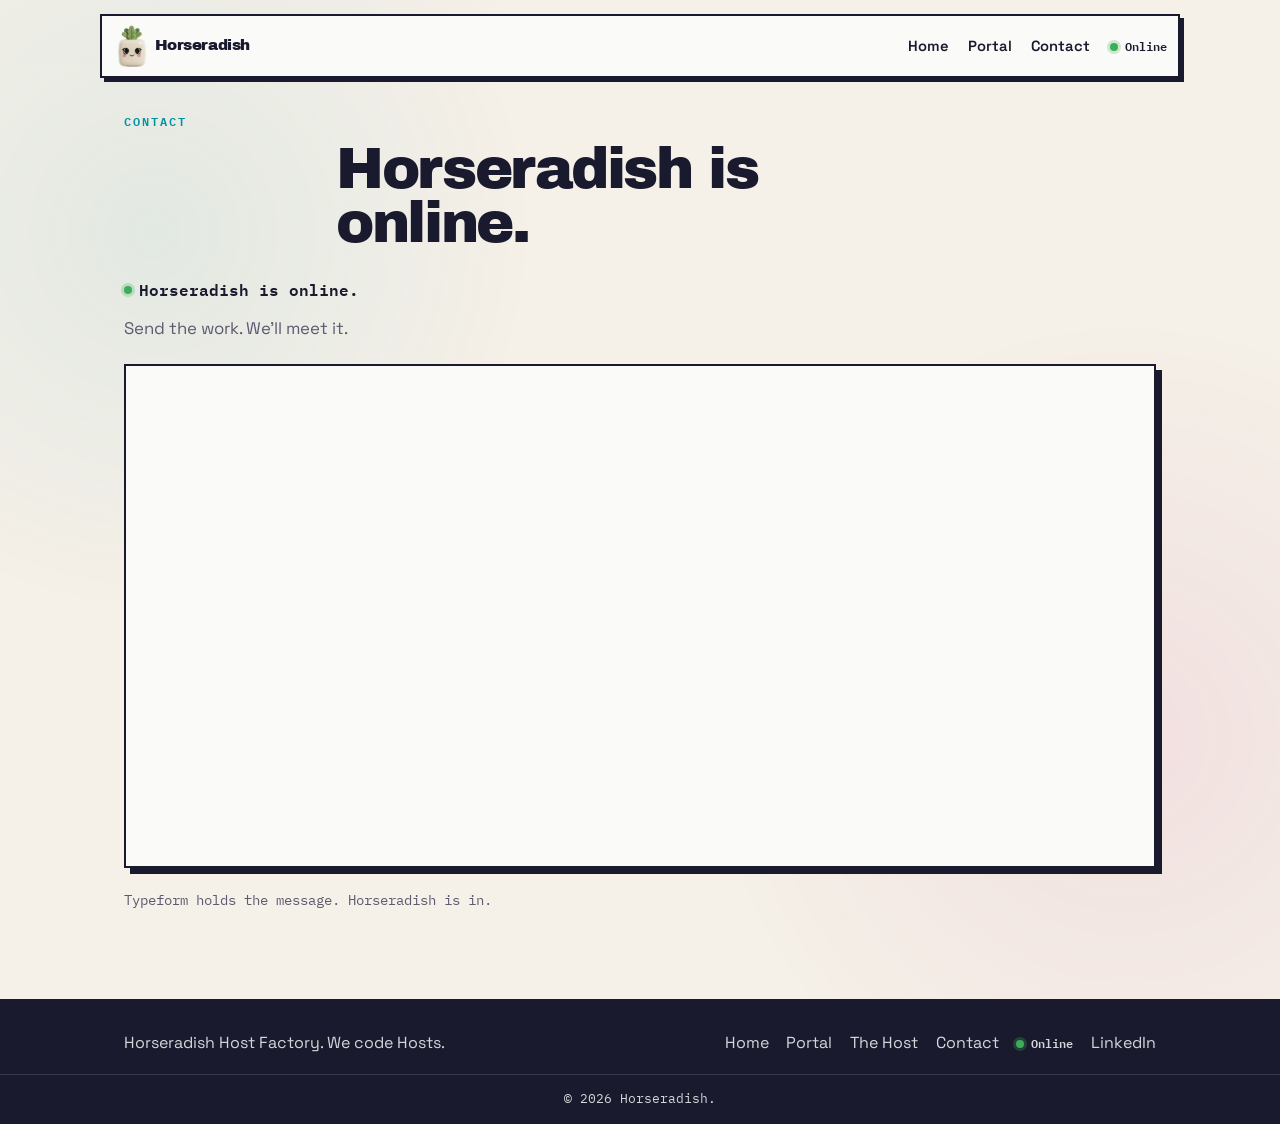
<file: contact.html>
<!DOCTYPE html>
<html lang="en">
<head>
    <meta charset="UTF-8">
    <meta name="viewport" content="width=device-width, initial-scale=1.0">
    <script src="analytics.js"></script>
    <script async src="https://pagead2.googlesyndication.com/pagead/js/adsbygoogle.js?client=ca-pub-2242913154868628"
     crossorigin="anonymous"></script>
    <title>Contact Horseradish</title>
    <meta name="description" content="Contact Horseradish. Send the work.">
    <link rel="icon" type="image/png" href="favicon.png">
    <link rel="shortcut icon" type="image/png" href="favicon.png">
    <link rel="stylesheet" href="styles.css">
    <link rel="preconnect" href="https://fonts.googleapis.com">
    <link rel="preconnect" href="https://fonts.gstatic.com" crossorigin>
    <link href="https://fonts.googleapis.com/css2?family=Archivo+Black&family=IBM+Plex+Mono:ital,wght@0,400;0,600;1,400&family=Space+Grotesk:wght@400;500;600;700&display=swap" rel="stylesheet">
</head>
<body>
    <a class="skip-link" href="#main">Skip to content</a>

    <header class="nav-wrap">
        <nav class="navbar" aria-label="Main">
            <a class="nav-logo" href="index.html">
                <img src="horseradish.png" alt="" class="logo-img">
                <span>Horseradish</span>
            </a>
            <button class="hamburger-menu" type="button" aria-expanded="false" aria-controls="nav-menu" aria-label="Open menu">
                <span></span>
                <span></span>
                <span></span>
            </button>
            <ul class="nav-menu" id="nav-menu">
                <li><a href="index.html" class="nav-link">Home</a></li>
                <li><a href="lab.html" class="nav-link">Portal</a></li>
                <li><a href="contact.html" class="nav-link" aria-current="page">Contact</a></li>
                <li>
                    <a href="contact.html" class="presence is-online" data-presence>
                        <span class="presence-dot" aria-hidden="true"></span>
                        <span data-presence-short>Online</span>
                    </a>
                </li>
            </ul>
        </nav>
    </header>

    <main id="main">
        <section class="contact contact-page">
            <div class="container">
                <p class="eyebrow">Contact</p>
                <h1 data-presence-headline>Horseradish is online.</h1>
                <p class="presence is-online" data-presence>
                    <span class="presence-dot" aria-hidden="true"></span>
                    <span data-presence-label>Horseradish is online.</span>
                </p>
                <p class="lede">Send the work. We'll meet it.</p>
                <div class="contact-form-container">
                    <div data-tf-widget="W3E3rgri" data-tf-opacity="100" data-tf-iframe-props="title=Contact Horseradish" data-tf-transitive-search-params data-tf-medium="snippet" style="width:100%;height:500px;"></div>
                    <script src="//embed.typeform.com/next/embed.js"></script>
                </div>
                    <p class="contact-alt">Typeform holds the message. Horseradish is in.</p>
            </div>
        </section>
    </main>

    <footer class="footer">
        <div class="container footer-content">
            <p>Horseradish Host Factory. We code Hosts.</p>
            <ul>
                <li><a href="index.html">Home</a></li>
                <li><a href="lab.html">Portal</a></li>
                <li><a href="host.html#host">The Host</a></li>
                <li><a href="contact.html">Contact</a></li>
                <li><a href="contact.html" class="presence is-online" data-presence><span class="presence-dot" aria-hidden="true"></span><span data-presence-short>Online</span></a></li>
                <li><a href="https://www.linkedin.com/company/104984695/admin/dashboard/" target="_blank" rel="noopener noreferrer">LinkedIn</a></li>
            </ul>
        </div>
        <div class="footer-bottom">
            <p>&copy; 2026 Horseradish.</p>
        </div>
    </footer>

    <script src="script.js"></script>
</body>
</html>
</file>
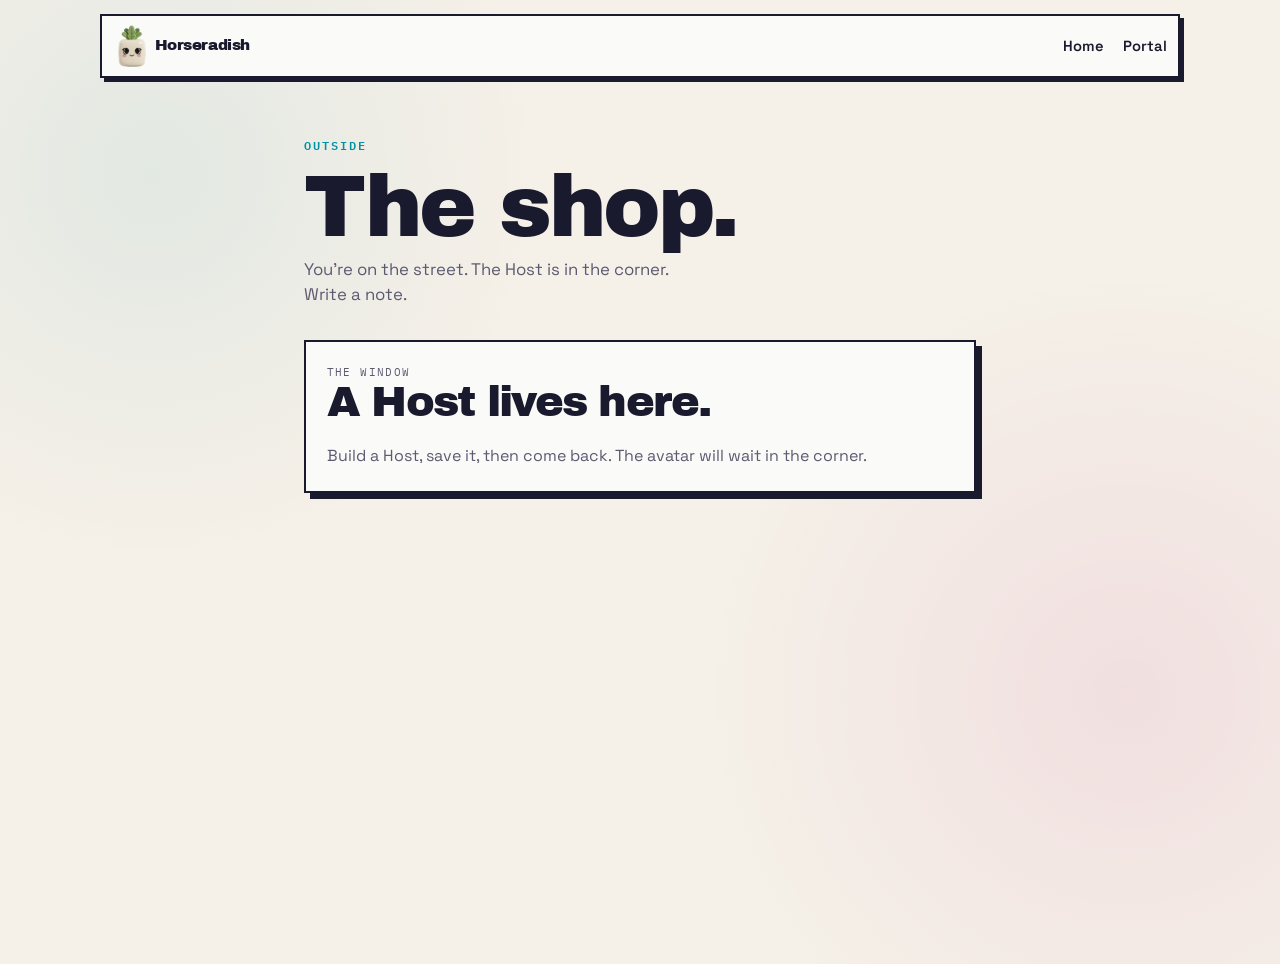
<file: outside.html>
<!DOCTYPE html>
<html lang="en">
<head>
    <meta charset="UTF-8">
    <meta name="viewport" content="width=device-width, initial-scale=1.0">
    <script src="analytics.js"></script>
    <title>The shop</title>
    <link rel="icon" type="image/png" href="favicon.png">
    <link rel="stylesheet" href="styles.css?v=outside">
    <link rel="preconnect" href="https://fonts.googleapis.com">
    <link rel="preconnect" href="https://fonts.gstatic.com" crossorigin>
    <link href="https://fonts.googleapis.com/css2?family=Archivo+Black&family=IBM+Plex+Mono:ital,wght@0,400;0,600;1,400&family=Space+Grotesk:wght@400;500;600;700&display=swap" rel="stylesheet">
    <style>
        .outside {
            min-height: 100vh;
            padding: 72px 24px 120px;
            max-width: 720px;
            margin: 0 auto;
        }
        .outside h1 {
            margin-bottom: 0.6rem;
        }
        .outside .lede {
            max-width: 36ch;
            margin: 0 0 2rem;
        }
        .outside-card {
            padding: 1.4rem 1.3rem;
        }
        .outside-card p {
            color: var(--muted);
            margin: 0;
        }
    </style>
</head>
<body>
    <a class="skip-link" href="#shop">Skip to shop</a>
    <header class="nav-wrap">
        <nav class="navbar" aria-label="Main">
            <a class="nav-logo" href="index.html">
                <img src="horseradish.png" alt="" class="logo-img">
                <span>Horseradish</span>
            </a>
            <ul class="nav-menu">
                <li><a href="index.html" class="nav-link">Home</a></li>
                <li><a href="lab.html" class="nav-link">Portal</a></li>
            </ul>
        </nav>
    </header>
    <main id="shop" class="outside">
        <p class="eyebrow">Outside</p>
        <h1>The shop.</h1>
        <p class="lede">You're on the street. The Host is in the corner. Write a note.</p>
        <div class="stamp outside-card">
            <p class="agent-kicker" id="shop-kicker">The window</p>
            <h2 id="shop-name">A Host lives here.</h2>
            <p id="shop-copy">Tap the avatar in the lower right.</p>
        </div>
    </main>
    <div id="hr-mount" data-hr-b></div>
    <script src="widget.js?v=reply"></script>
    <script>
    (function () {
        function pack(host) {
            return btoa(unescape(encodeURIComponent(JSON.stringify(host))));
        }
        function fromBench() {
            try {
                const raw = sessionStorage.getItem("horseradish-outside-host") || localStorage.getItem("horseradish-host-bench");
                if (!raw) {
                    return null;
                }
                const parsed = JSON.parse(raw);
                if (parsed && parsed.share) {
                    return parsed;
                }
                if (Array.isArray(parsed) && parsed[0]) {
                    return parsed[0];
                }
            } catch (err) {}
            return null;
        }
        function paint(host) {
            if (!host) {
                document.getElementById("shop-copy").textContent = "Build a Host, save it, then come back. The avatar will wait in the corner.";
                return;
            }
            document.getElementById("shop-kicker").textContent = host.share || "Host";
            document.getElementById("shop-name").textContent = host.name || "A Host lives here.";
            document.getElementById("shop-copy").textContent = host.specialty || "Tap the avatar in the lower right.";
            const mount = document.getElementById("hr-mount");
            mount.setAttribute("data-hr-b", pack({
                name: host.name,
                specialty: host.specialty,
                share: host.share,
                body: host.body,
                inbox: host.inbox,
                phone: host.phone || "",
                gate: host.gate || "https://horseradish.ai/api/inbox",
                apiKey: host.apiKey || "",
                projectId: host.projectId || ""
            }));
            if (window.HorseradishWidget) {
                HorseradishWidget.boot();
            }
        }
        const inbox = new URLSearchParams(window.location.search).get("in");
        const host = fromBench();
        if (inbox && (!host || host.inbox !== inbox)) {
            fetch("https://firestore.googleapis.com/v1/projects/horseradish-hosts-993ea/databases/(default)/documents/public/" + encodeURIComponent(inbox) + "?key=AIzaSyCBXPavsl8G8q1rj6fLbavsYpxVTZK7VSU")
                .then(function (res) { return res.ok ? res.json() : Promise.reject(); })
                .then(function (doc) {
                    const f = doc.fields || {};
                    paint({
                        name: f.name && f.name.stringValue,
                        specialty: f.specialty && f.specialty.stringValue,
                        share: f.share && f.share.stringValue,
                        body: f.body && f.body.stringValue,
                        inbox: f.inbox && f.inbox.stringValue || inbox,
                        phone: f.phone && f.phone.stringValue || ""
                    });
                })
                .catch(function () {
                    paint(host);
                });
            return;
        }
        paint(host);
    })();
    </script>
</body>
</html>
</file>
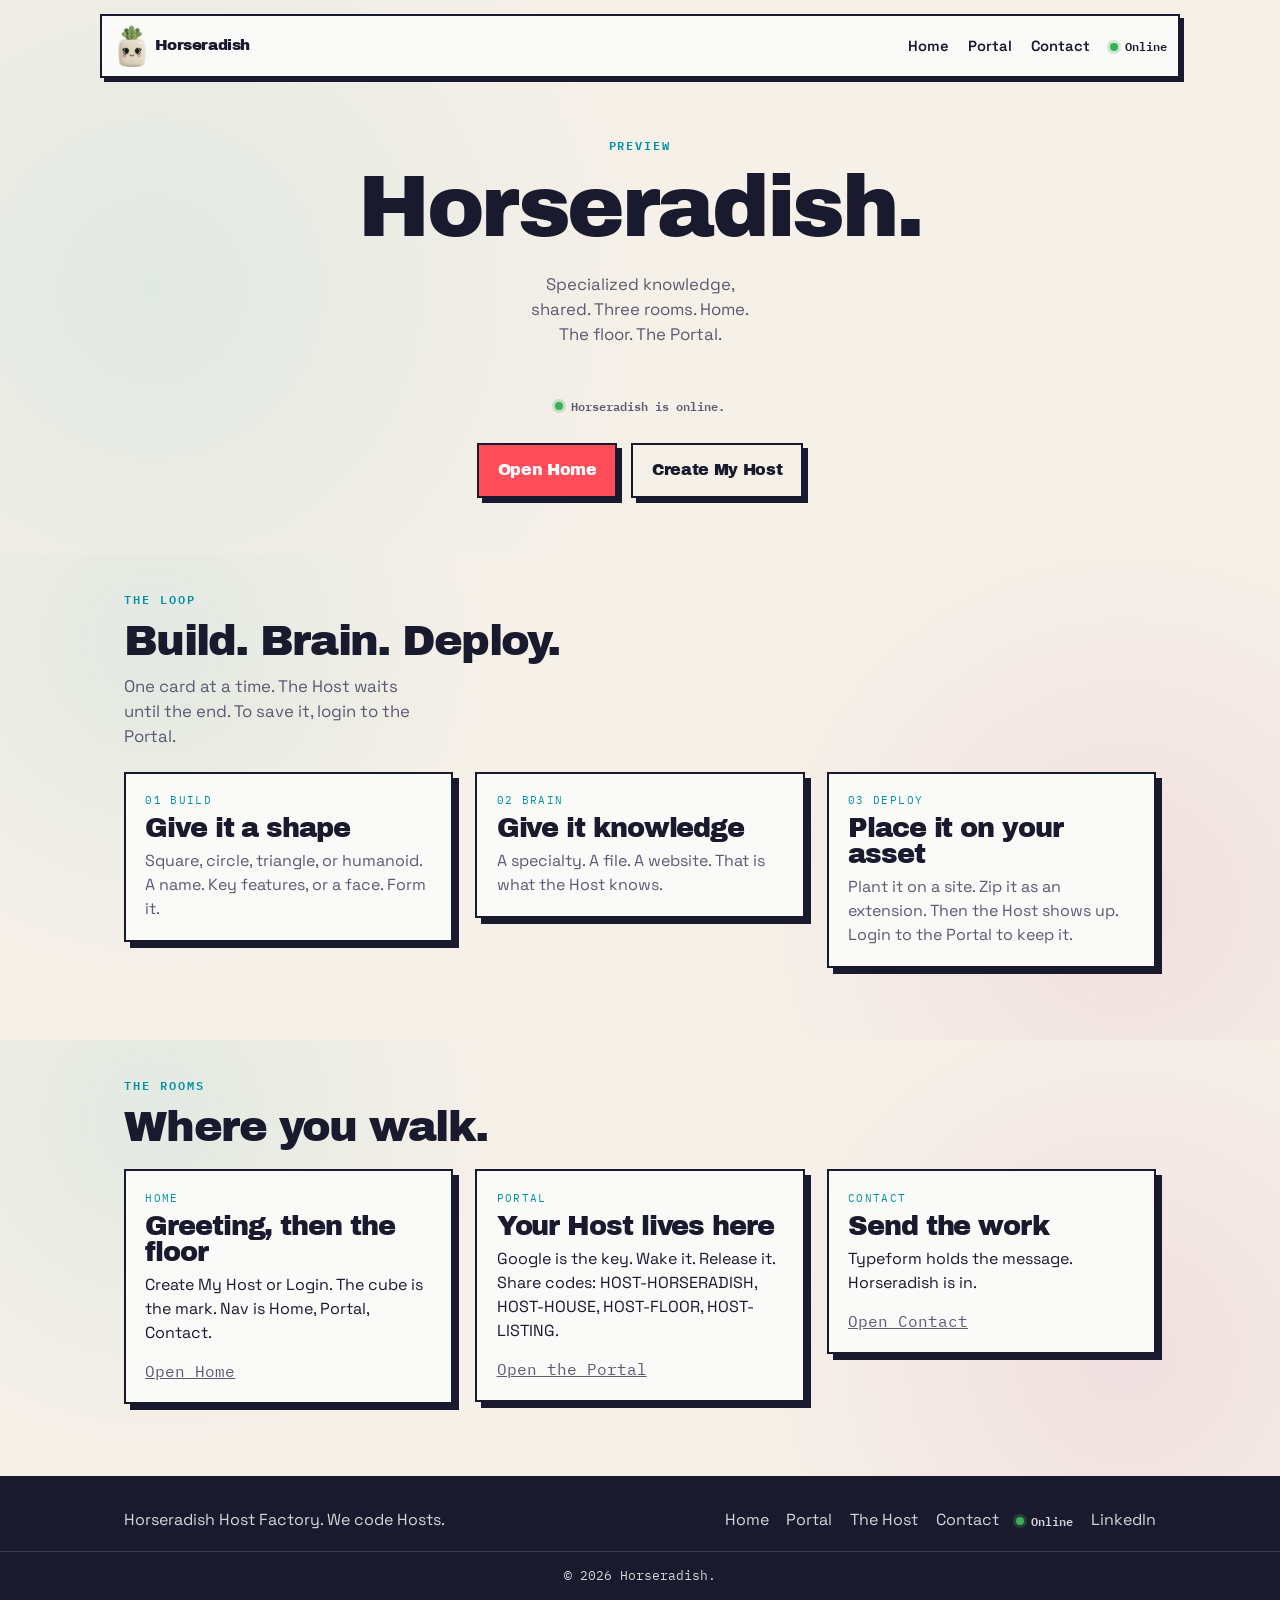
<file: preview.html>
<!DOCTYPE html>
<html lang="en">
<head>
    <meta charset="UTF-8">
    <meta name="viewport" content="width=device-width, initial-scale=1.0">
    <script src="analytics.js"></script>
    <title>Horseradish Preview</title>
    <meta name="description" content="A map of Horseradish. Home, Build Brain Deploy, Portal.">
    <link rel="icon" type="image/png" href="favicon.png">
    <link rel="shortcut icon" type="image/png" href="favicon.png">
    <link rel="stylesheet" href="styles.css">
    <link rel="preconnect" href="https://fonts.googleapis.com">
    <link rel="preconnect" href="https://fonts.gstatic.com" crossorigin>
    <link href="https://fonts.googleapis.com/css2?family=Archivo+Black&family=IBM+Plex+Mono:ital,wght@0,400;0,600;1,400&family=Space+Grotesk:wght@400;500;600;700&display=swap" rel="stylesheet">
</head>
<body>
    <a class="skip-link" href="#main">Skip to content</a>

    <header class="nav-wrap">
        <nav class="navbar" aria-label="Main">
            <a class="nav-logo" href="index.html">
                <img src="horseradish.png" alt="" class="logo-img">
                <span>Horseradish</span>
            </a>
            <button class="hamburger-menu" type="button" aria-expanded="false" aria-controls="nav-menu" aria-label="Open menu">
                <span></span>
                <span></span>
                <span></span>
            </button>
            <ul class="nav-menu" id="nav-menu">
                <li><a href="index.html" class="nav-link">Home</a></li>
                <li><a href="lab.html" class="nav-link">Portal</a></li>
                <li><a href="contact.html" class="nav-link">Contact</a></li>
                <li>
                    <a href="contact.html" class="presence is-online" data-presence>
                        <span class="presence-dot" aria-hidden="true"></span>
                        <span data-presence-short>Online</span>
                    </a>
                </li>
            </ul>
        </nav>
    </header>

    <main id="main">
        <section class="hero lab-hero">
            <p class="eyebrow">Preview</p>
            <h1>Horseradish.</h1>
            <p class="lede hero-lede">Specialized knowledge, shared. Three rooms. Home. The floor. The Portal.</p>
            <p class="presence hero-presence is-online" data-presence>
                <span class="presence-dot" aria-hidden="true"></span>
                <span data-presence-label>Horseradish is online.</span>
            </p>
            <div class="greet-actions">
                <a class="stamp-btn" href="index.html">Open Home</a>
                <a class="stamp-btn ghost" href="host.html#factory">Create My Host</a>
            </div>
        </section>

        <section class="agents">
            <div class="container">
                <p class="eyebrow">The loop</p>
                <h2>Build. Brain. Deploy.</h2>
                <p class="lede host-lede">One card at a time. The Host waits until the end. To save it, login to the Portal.</p>
                <div class="agent-row">
                    <article class="stamp agent">
                        <p class="agent-kicker">01 Build</p>
                        <h3>Give it a shape</h3>
                        <p>Square, circle, triangle, or humanoid. A name. Key features, or a face. Form it.</p>
                    </article>
                    <article class="stamp agent">
                        <p class="agent-kicker">02 Brain</p>
                        <h3>Give it knowledge</h3>
                        <p>A specialty. A file. A website. That is what the Host knows.</p>
                    </article>
                    <article class="stamp agent">
                        <p class="agent-kicker">03 Deploy</p>
                        <h3>Place it on your asset</h3>
                        <p>Plant it on a site. Zip it as an extension. Then the Host shows up. Login to the Portal to keep it.</p>
                    </article>
                </div>
            </div>
        </section>

        <section class="contact">
            <div class="container">
                <p class="eyebrow">The rooms</p>
                <h2>Where you walk.</h2>
                <div class="agent-row">
                    <article class="stamp agent">
                        <p class="agent-kicker">Home</p>
                        <h3>Greeting, then the floor</h3>
                        <p>Create My Host or Login. The cube is the mark. Nav is Home, Portal, Contact.</p>
                        <p class="field-hint"><a href="index.html">Open Home</a></p>
                    </article>
                    <article class="stamp agent">
                        <p class="agent-kicker">Portal</p>
                        <h3>Your Host lives here</h3>
                        <p>Google is the key. Wake it. Release it. Share codes: HOST-HORSERADISH, HOST-HOUSE, HOST-FLOOR, HOST-LISTING.</p>
                        <p class="field-hint"><a href="lab.html">Open the Portal</a></p>
                    </article>
                    <article class="stamp agent">
                        <p class="agent-kicker">Contact</p>
                        <h3>Send the work</h3>
                        <p>Typeform holds the message. Horseradish is in.</p>
                        <p class="field-hint"><a href="contact.html">Open Contact</a></p>
                    </article>
                </div>
            </div>
        </section>
    </main>

    <footer class="footer">
        <div class="container footer-content">
            <p>Horseradish Host Factory. We code Hosts.</p>
            <ul>
                <li><a href="index.html">Home</a></li>
                <li><a href="lab.html">Portal</a></li>
                <li><a href="host.html#host">The Host</a></li>
                <li><a href="contact.html">Contact</a></li>
                <li><a href="contact.html" class="presence is-online" data-presence><span class="presence-dot" aria-hidden="true"></span><span data-presence-short>Online</span></a></li>
                <li><a href="https://www.linkedin.com/company/104984695/admin/dashboard/" target="_blank" rel="noopener noreferrer">LinkedIn</a></li>
            </ul>
        </div>
        <div class="footer-bottom">
            <p>&copy; 2026 Horseradish.</p>
        </div>
    </footer>

    <script src="script.js"></script>
</body>
</html>
</file>
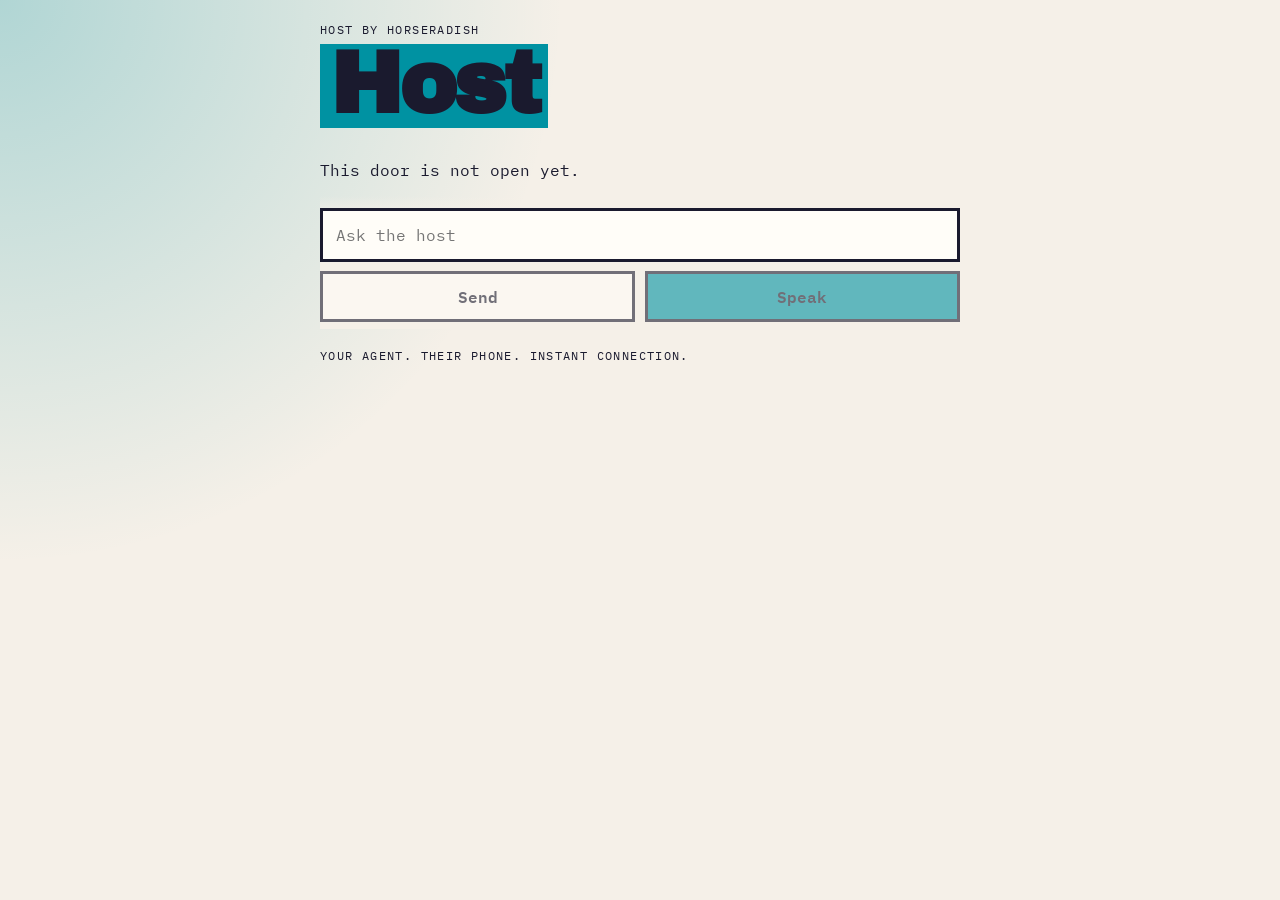
<file: talk.html>
<!DOCTYPE html>
<html lang="en">
<head>
    <meta charset="UTF-8">
    <meta name="viewport" content="width=device-width, initial-scale=1">
    <title>HOST by Horseradish</title>
    <meta name="description" content="Your agent. Their phone. Instant connection.">
    <link rel="icon" type="image/png" href="favicon.png">
    <link rel="preconnect" href="https://fonts.googleapis.com">
    <link rel="preconnect" href="https://fonts.gstatic.com" crossorigin>
    <link href="https://fonts.googleapis.com/css2?family=Archivo+Black&family=IBM+Plex+Mono:wght@400;600&display=swap" rel="stylesheet">
    <link rel="stylesheet" href="talk.css?v=host-agent-20261124">
</head>
<body>
    <main id="door">
        <p class="kicker">HOST by Horseradish</p>
        <h1><span id="who">Host</span></h1>
        <p id="welcome" class="welcome"></p>
        <div id="logo-wrap" class="logo-wrap" hidden>
            <img id="logo" alt="">
        </div>
        <ol id="thread" class="thread" aria-live="polite"></ol>
        <p id="status" class="status" role="status">Opening the door.</p>
        <form id="talk">
            <label class="off" for="say">Message</label>
            <input id="say" maxlength="800" autocomplete="off" placeholder="Ask the host" enterkeyhint="send">
            <div class="row">
                <button type="submit" id="send">Send</button>
                <button type="button" id="mic" aria-pressed="false">Speak</button>
            </div>
        </form>
        <p class="foot">Your agent. Their phone. Instant connection.</p>
    </main>
    <script src="talk.js?v=host-agent-20261124"></script>
</body>
</html>
</file>
<file: styles.css>
:root {
    --teal: #0092a2;
    --purple: #c10078;
    --coral: #ff4d5a;
    --gold: #e0a325;
    --ink: #1a1a2e;
    --muted: #5c5a70;
    --cream: #f5f0e8;
    --paper: #fafaf8;
    --white: #ffffff;
    --font: "Space Grotesk", "Segoe UI", sans-serif;
    --display: "Archivo Black", Impact, sans-serif;
    --mono: "IBM Plex Mono", "Courier New", monospace;
    --shadow: 6px 6px 0 var(--ink);
    --shadow-lift: 9px 9px 0 var(--ink);
}

* {
    margin: 0;
    padding: 0;
    box-sizing: border-box;
}

html {
    scroll-behavior: smooth;
}

body {
    font-family: var(--font);
    color: var(--ink);
    background:
        radial-gradient(circle at 12% 18%, rgba(0, 146, 162, 0.08), transparent 28%),
        radial-gradient(circle at 88% 72%, rgba(193, 0, 120, 0.07), transparent 32%),
        var(--cream);
    line-height: 1.5;
}

img {
    max-width: 100%;
}

a {
    color: inherit;
}

.skip-link {
    position: absolute;
    left: -999px;
    top: 0;
    background: var(--ink);
    color: var(--white);
    padding: 0.75rem 1rem;
    z-index: 2000;
}

.skip-link:focus {
    left: 1rem;
    top: 1rem;
}

.container {
    max-width: 1080px;
    margin: 0 auto;
    padding: 0 24px;
    position: relative;
}

.eyebrow {
    font-family: var(--mono);
    font-size: 0.78rem;
    letter-spacing: 0.16em;
    text-transform: uppercase;
    font-weight: 600;
    color: var(--teal);
    margin-bottom: 0.7rem;
}

.num {
    font-family: var(--display);
    font-size: clamp(4rem, 12vw, 8rem);
    color: rgba(26, 26, 46, 0.08);
    line-height: 0.8;
    letter-spacing: -0.06em;
    position: absolute;
    top: -0.35em;
    left: 8px;
    pointer-events: none;
    user-select: none;
}

h1, h2, h3 {
    font-family: var(--display);
    font-weight: 400;
    line-height: 0.95;
    letter-spacing: -0.04em;
}

h1 {
    font-size: clamp(2.4rem, 8vw, 5.4rem);
    max-width: 12ch;
    margin: 0 auto 1.5rem;
}

h2 {
    font-size: clamp(1.7rem, 4vw, 2.7rem);
    margin-bottom: 1.4rem;
    max-width: 16ch;
}

h3 {
    font-size: 1.7rem;
}

.lede {
    font-size: 1.05rem;
    color: var(--muted);
}

.host-lede {
    margin: -0.6rem 0 1.4rem;
    max-width: 28ch;
}

.stamp {
    background: var(--paper);
    border: 2px solid var(--ink);
    box-shadow: var(--shadow);
    text-decoration: none;
    color: inherit;
}

.nav-wrap {
    position: sticky;
    top: 14px;
    z-index: 1000;
    display: flex;
    justify-content: center;
    padding: 0 16px;
}

.navbar {
    position: relative;
    width: min(1080px, 100%);
    display: flex;
    align-items: center;
    justify-content: space-between;
    gap: 1rem;
    background: var(--paper);
    border: 2px solid var(--ink);
    box-shadow: 4px 4px 0 var(--ink);
    padding: 0.55rem 0.7rem 0.55rem 1rem;
}

.nav-logo {
    display: flex;
    align-items: center;
    gap: 0.55rem;
    text-decoration: none;
    font-family: var(--display);
    font-size: 0.95rem;
    letter-spacing: -0.03em;
}

.logo-img {
    height: 42px;
    width: auto;
    display: block;
}

.nav-menu {
    display: flex;
    list-style: none;
    align-items: center;
    gap: 1.2rem;
}

.nav-link {
    text-decoration: none;
    font-weight: 600;
    font-size: 0.92rem;
}

.nav-link:hover {
    color: var(--teal);
}

.presence {
    display: inline-flex;
    align-items: center;
    gap: 0.45rem;
    text-decoration: none;
    font-family: var(--mono);
    font-weight: 600;
    font-size: 0.78rem;
}

.presence-dot {
    width: 8px;
    height: 8px;
    border-radius: 50%;
    background: #8a8d91;
    flex-shrink: 0;
}

.presence.is-online .presence-dot {
    background: #3cae5a;
    box-shadow: 0 0 0 3px rgba(60, 174, 90, 0.25);
}

.hamburger-menu {
    display: none;
    flex-direction: column;
    gap: 4px;
    background: none;
    border: 0;
    cursor: pointer;
    padding: 8px;
}

.hamburger-menu span {
    width: 22px;
    height: 2px;
    background: var(--ink);
    display: block;
}

.hero {
    position: relative;
    max-width: 1080px;
    margin: 0 auto;
    padding: 72px 24px 56px;
    text-align: center;
}

body.is-booting .greet {
    opacity: 0;
}

body:has(.greet) {
    background: #050508;
}

.greet {
    min-height: 100svh;
    width: 100%;
    max-width: none;
    margin: 0;
    padding: 96px 24px 40px;
    background: #050508;
    color: var(--cream);
    display: flex;
    flex-direction: column;
    align-items: center;
    justify-content: center;
    text-align: center;
    box-sizing: border-box;
}

.greet-face {
    width: min(220px, 52vw);
    height: auto;
    display: block;
    margin-bottom: 0.55rem;
    animation: greet-bob 3.2s ease-in-out infinite;
}

.greet h1 {
    color: var(--cream);
    font-size: clamp(2rem, 6vw, 3.6rem);
    margin-bottom: 0.3rem;
}

.factory,
.agents,
.contact {
    background:
        radial-gradient(circle at 12% 18%, rgba(0, 146, 162, 0.08), transparent 28%),
        radial-gradient(circle at 88% 72%, rgba(193, 0, 120, 0.07), transparent 32%),
        var(--cream);
}

.greet-line {
    font-size: clamp(1.05rem, 2.4vw, 1.35rem);
    color: rgba(245, 240, 232, 0.78);
    margin: 0 0 0.2rem;
}

.greet-actions {
    display: flex;
    gap: 0.9rem;
    justify-content: center;
    flex-wrap: wrap;
    margin-top: 1.6rem;
}

.greet-actions .stamp-btn {
    margin: 0;
    transform: none;
}

.greet-actions .stamp-btn.ghost,
button.stamp-btn.ghost {
    background: var(--cream);
    color: var(--ink);
    font-family: var(--display);
    letter-spacing: -0.02em;
    cursor: pointer;
}

.greet-google {
    margin-top: 1rem;
}

.greet-note {
    color: var(--gold);
    min-height: 1.2em;
    margin-top: 0.7rem;
}

.hero .num {
    left: 50%;
    transform: translateX(-50%) rotate(-6deg);
    top: 4px;
}

.hero .eyebrow {
    position: relative;
    z-index: 1;
}

.stamp-btn {
    display: block;
    width: fit-content;
    margin: 0 auto;
    background: var(--coral);
    color: var(--white);
    text-decoration: none;
    font-family: var(--display);
    letter-spacing: -0.02em;
    padding: 0.85rem 1.15rem;
    border: 2px solid var(--ink);
    box-shadow: 5px 5px 0 var(--ink);
    transform: rotate(-1.2deg);
}

.stamp-btn:hover {
    transform: rotate(0deg) translate(-2px, -2px);
    box-shadow: 8px 8px 0 var(--ink);
}

.hero-lede {
    max-width: 22ch;
    margin: 0 auto 1.5rem;
}

.hero-sub {
    max-width: 42ch;
    margin: 1.35rem auto 0;
    color: var(--muted);
    font-size: 0.98rem;
}

.who-row {
    list-style: none;
    display: grid;
    grid-template-columns: repeat(3, 1fr);
    gap: 1rem;
    margin: 1.8rem auto 0;
    max-width: 920px;
    text-align: left;
}

.who-card {
    display: block;
    padding: 1rem 1.05rem 1.1rem;
    min-height: 100%;
    transition: transform 0.18s ease, box-shadow 0.18s ease;
}

.who-row li:nth-child(1) .who-card {
    transform: rotate(-1.4deg);
}

.who-row li:nth-child(2) .who-card {
    transform: rotate(0.9deg);
}

.who-row li:nth-child(3) .who-card {
    transform: rotate(-0.7deg);
}

.who-card.store {
    background: var(--ink);
    color: var(--white);
}

.who-card.store .agent-kicker {
    color: #8be0e8;
}

.who-card.listing {
    background: var(--teal);
    color: var(--white);
}

.who-card.listing .agent-kicker {
    color: #d7fff3;
}

.who-card p:last-child {
    font-family: var(--display);
    font-size: 1.15rem;
    letter-spacing: -0.03em;
    line-height: 1.08;
    margin-top: 0.35rem;
}

.who-row .who-card:hover {
    transform: rotate(0deg) translate(-3px, -3px);
    box-shadow: var(--shadow-lift);
}

.hero-presence {
    justify-content: center;
    margin-top: 1.6rem;
    color: var(--muted);
}

.agents,
.factory,
.contact {
    padding: 36px 0 72px;
    position: relative;
}

.factory {
    padding-top: 96px;
}

.agent-row {
    display: grid;
    grid-template-columns: repeat(3, 1fr);
    gap: 1.4rem;
    align-items: start;
    margin-top: 0.5rem;
}

.agent {
    display: flex;
    flex-direction: column;
    gap: 0.45rem;
    padding: 1.15rem 1.2rem 1.2rem;
    transition: transform 0.18s ease, box-shadow 0.18s ease;
}

.agent.horseradish {
    transform: rotate(-1.6deg);
}

.agent:hover {
    transform: rotate(0deg) translate(-3px, -3px);
    box-shadow: var(--shadow-lift);
}

.agent-kicker {
    font-family: var(--mono);
    font-size: 0.7rem;
    letter-spacing: 0.12em;
    text-transform: uppercase;
    color: var(--teal);
}

.agent p:last-child {
    color: var(--muted);
    font-size: 1rem;
}

.question-demo {
    display: grid;
    grid-template-columns: 1.15fr 0.85fr;
    gap: 1.4rem;
    margin-top: 0.4rem;
    align-items: stretch;
}

.sources-card,
.question-bubble {
    padding: 1.4rem 1.45rem;
}

.sources-card {
    transform: rotate(-0.7deg);
}

.report-kicker {
    font-family: var(--mono);
    font-size: 0.72rem;
    letter-spacing: 0.1em;
    text-transform: uppercase;
    font-weight: 600;
    color: var(--teal);
    margin-bottom: 0.8rem;
}

.source-chain {
    list-style: none;
    display: flex;
    align-items: center;
    justify-content: space-between;
    gap: 0.35rem;
    padding: 0.4rem 0 0;
}

.source-chain > li:not(.source-link) {
    display: flex;
    flex-direction: column;
    align-items: center;
    gap: 0.45rem;
    font-family: var(--mono);
    font-size: 0.68rem;
    font-weight: 600;
    letter-spacing: 0.06em;
    text-transform: uppercase;
    color: var(--muted);
    min-width: 4.2rem;
}

.source-icon {
    width: 2.9rem;
    height: 2.9rem;
    border: 2px solid var(--ink);
    background: var(--cream);
    display: grid;
    place-items: center;
    font-family: var(--mono);
    font-size: 0.78rem;
    font-weight: 600;
    letter-spacing: 0.04em;
    color: var(--ink);
}

.source-link {
    flex: 1;
    min-width: 0.7rem;
    height: 2px;
    background: var(--ink);
    align-self: center;
    margin-bottom: 1.4rem;
    opacity: 0.35;
}

.question-bubble {
    background: var(--ink);
    color: var(--white);
    display: flex;
    flex-direction: column;
    justify-content: center;
    align-items: center;
    text-align: center;
    transform: rotate(1.3deg);
}

.question-who {
    font-family: var(--mono);
    font-size: 0.7rem;
    letter-spacing: 0.14em;
    text-transform: uppercase;
    font-weight: 600;
    color: #8be0e8;
    margin-bottom: 0.5rem;
}

.question-mark {
    font-size: 4.2rem;
    line-height: 1;
    animation: wobble 2.8s ease-in-out infinite;
}

.reside-copy {
    font-family: var(--font);
    font-size: 1.05rem;
    line-height: 1.35;
    letter-spacing: -0.02em;
    max-width: 14ch;
}

@keyframes wobble {
    0%, 100% { transform: rotate(-8deg); }
    50% { transform: rotate(9deg); }
}

.contact .presence {
    margin: 0.7rem 0 0.9rem;
    font-size: 1rem;
}

.contact .lede a {
    font-weight: 700;
    text-underline-offset: 3px;
}

.contact-form-container {
    margin-top: 1.4rem;
    background: var(--paper);
    border: 2px solid var(--ink);
    box-shadow: var(--shadow);
    min-height: 500px;
}

.contact-page {
    padding-top: 48px;
    padding-bottom: 88px;
    position: relative;
}

.contact-page h1 {
    max-width: 16ch;
    margin-bottom: 1rem;
    font-size: clamp(2rem, 6vw, 3.6rem);
}

.contact-alt {
    margin-top: 1.4rem;
    color: var(--muted);
    font-family: var(--mono);
    font-size: 0.85rem;
}

.footer {
    background: var(--ink);
    color: var(--white);
    padding: 2rem 0 1rem;
}

.footer-content {
    display: flex;
    justify-content: space-between;
    gap: 1.5rem;
    align-items: center;
    flex-wrap: wrap;
    margin-bottom: 1.2rem;
}

.footer p,
.footer a {
    color: rgba(255, 255, 255, 0.82);
    text-decoration: none;
}

.footer ul {
    list-style: none;
    display: flex;
    gap: 1.1rem;
    flex-wrap: wrap;
}

.footer a:hover {
    color: #8be0e8;
}

.footer .presence {
    color: rgba(255, 255, 255, 0.82);
}

.footer-bottom {
    border-top: 1px solid rgba(255, 255, 255, 0.14);
    padding-top: 0.85rem;
    text-align: center;
    color: rgba(255, 255, 255, 0.5);
    font-family: var(--mono);
    font-size: 0.8rem;
}

@media (max-width: 860px) {
    .agent-row,
    .who-row,
    .question-demo,
    .footer-content {
        grid-template-columns: 1fr;
        display: grid;
    }

    .agent.horseradish,
    .who-card,
    .sources-card,
    .question-bubble {
        transform: none;
        margin-top: 0;
    }
}

@media (max-width: 768px) {
    .hamburger-menu {
        display: flex;
    }

    .nav-menu {
        display: none;
        position: absolute;
        top: 64px;
        left: 0;
        right: 0;
        background: var(--paper);
        border: 2px solid var(--ink);
        box-shadow: var(--shadow);
        flex-direction: column;
        padding: 1rem;
        align-items: flex-start;
    }

    .nav-menu.open {
        display: flex;
    }

    .hero {
        padding-top: 40px;
    }

    .source-chain {
        flex-wrap: wrap;
        justify-content: center;
        row-gap: 1.1rem;
    }

    .source-link {
        display: none;
    }

    h1 {
        max-width: none;
    }
}

@media (prefers-reduced-motion: reduce) {
    .question-mark,
    .stamp-btn,
    .agent,
    .who-card {
        animation: none;
        transition: none;
    }
}

.operator-body .navbar {
    width: min(640px, 100%);
}

.operator-page {
    max-width: 640px;
    margin: 0 auto;
    padding: 56px 24px 88px;
    position: relative;
}

.operator-page h1 {
    margin-bottom: 0.7rem;
}

.operator-page .lede {
    margin-bottom: 1.6rem;
}

.operator-card {
    display: grid;
    gap: 0.9rem;
    padding: 1.3rem 1.25rem 1.4rem;
}

.operator-card code {
    font-family: var(--mono);
    font-size: 0.9em;
}

.operator-msg {
    min-height: 1.2em;
    color: var(--coral);
    font-family: var(--mono);
    font-size: 0.85rem;
}

.operator-state {
    font-family: var(--display);
    font-size: clamp(1.6rem, 5vw, 2.4rem);
    letter-spacing: -0.04em;
    line-height: 1;
}

.power {
    display: flex;
    align-items: center;
    gap: 0.9rem;
    background: var(--cream);
    border: 2px solid var(--ink);
    box-shadow: 4px 4px 0 var(--ink);
    padding: 0.7rem 0.85rem;
    cursor: pointer;
    font-family: var(--display);
    font-size: 1.15rem;
    letter-spacing: -0.03em;
}

.power-track {
    width: 64px;
    height: 32px;
    border: 2px solid var(--ink);
    background: #d8d4cc;
    position: relative;
    flex-shrink: 0;
}

.power-knob {
    width: 22px;
    height: 22px;
    background: var(--ink);
    position: absolute;
    top: 3px;
    left: 3px;
    transition: left 0.16s ease, background 0.16s ease;
}

.power.is-on .power-track {
    background: #3cae5a;
}

.power.is-on .power-knob {
    left: 35px;
    background: var(--white);
}

.p2p-bar {
    padding: 1.2rem 1.25rem 1.3rem;
    margin: 0 0 1.8rem;
    transform: rotate(-0.6deg);
}

.p2p-bar h2 {
    margin: 0.2rem 0 0.85rem;
    max-width: none;
}

.p2p-bar label,
.field-label {
    display: block;
    font-family: var(--mono);
    font-size: 0.72rem;
    letter-spacing: 0.1em;
    text-transform: uppercase;
    font-weight: 600;
    color: var(--teal);
    margin: 0.7rem 0 0.4rem;
}

.p2p-bar label {
    margin-top: 0;
}

.p2p-row {
    display: flex;
    gap: 0.6rem;
    align-items: stretch;
}

.factory input[type="text"],
.factory input[type="url"],
.factory textarea {
    width: 100%;
    border: 2px solid var(--ink);
    background: var(--cream);
    color: var(--ink);
    font-family: var(--font);
    font-size: 1rem;
    padding: 0.65rem 0.75rem;
    margin-bottom: 0.35rem;
}

.factory textarea {
    min-height: 5.2rem;
    resize: vertical;
}

.factory input[type="file"] {
    display: block;
    width: 100%;
    font-family: var(--mono);
    font-size: 0.78rem;
    margin-bottom: 0.55rem;
}

.field-hint,
.file-status {
    font-family: var(--mono);
    font-size: 0.78rem;
    color: var(--muted);
    margin-top: 0.45rem;
}

.p2p-row input {
    margin-bottom: 0;
}

.mini-stamp,
.stamp-btn.output-btn {
    display: inline-flex;
    align-items: center;
    justify-content: center;
    background: var(--coral);
    color: var(--white);
    border: 2px solid var(--ink);
    box-shadow: 4px 4px 0 var(--ink);
    font-family: var(--display);
    letter-spacing: -0.02em;
    padding: 0.65rem 0.85rem;
    text-decoration: none;
    cursor: pointer;
    white-space: nowrap;
}

.mini-stamp.alt,
.stamp-btn.output-btn.alt {
    background: var(--teal);
}

.stamp-btn.output-btn.ghost {
    background: var(--paper);
    color: var(--ink);
}

.mini-stamp:hover,
.stamp-btn.output-btn:hover {
    transform: translate(-2px, -2px);
    box-shadow: 6px 6px 0 var(--ink);
}

.text-chip {
    background: none;
    border: 0;
    padding: 0;
    color: var(--purple);
    font-family: var(--mono);
    font-weight: 600;
    font-size: inherit;
    cursor: pointer;
    text-decoration: underline;
    text-underline-offset: 3px;
}

.assembly {
    list-style: none;
    display: grid;
    grid-template-columns: repeat(3, 1fr);
    gap: 0.7rem;
    margin: 0 0 1.6rem;
}

.assembly a {
    display: flex;
    align-items: baseline;
    gap: 0.55rem;
    text-decoration: none;
    color: var(--ink);
    font-family: var(--display);
    font-size: clamp(1.15rem, 3vw, 1.55rem);
    letter-spacing: -0.03em;
    border: 2px solid var(--ink);
    background: var(--paper);
    box-shadow: 4px 4px 0 var(--ink);
    padding: 0.7rem 0.85rem 0.65rem;
}

.assembly a span {
    font-family: var(--mono);
    font-size: 0.68rem;
    letter-spacing: 0.12em;
    color: var(--purple);
}

.assembly a.is-on {
    background: var(--ink);
    color: var(--white);
}

.assembly a.is-on span {
    color: var(--gold);
}

.assembly a.is-current:not(.is-on) {
    background: var(--cream);
    box-shadow: 6px 6px 0 var(--ink);
}

.assembly a.is-locked {
    opacity: 0.38;
    pointer-events: none;
    box-shadow: 2px 2px 0 var(--ink);
}

.assembly a:hover {
    transform: translate(-2px, -2px);
    box-shadow: 6px 6px 0 var(--ink);
}

.assembly a.is-locked:hover {
    transform: none;
    box-shadow: 2px 2px 0 var(--ink);
}

.factory-grid {
    display: grid;
    grid-template-columns: minmax(0, 1fr);
    gap: 1.5rem;
    align-items: start;
}

.factory-grid.has-dock {
    grid-template-columns: minmax(0, 1fr) minmax(240px, 320px);
}

.factory-grid.has-dock .plant-stage {
    display: none;
}

.factory-steps {
    display: grid;
    gap: 1.2rem;
}

.factory,
#host {
    scroll-margin-top: 88px;
}

.factory-step,
.output-bay {
    padding: 1.2rem 1.25rem 1.3rem;
    scroll-margin-top: 88px;
}

.factory-step {
    transform: rotate(-0.5deg);
}

.factory-step.is-current {
    transform: none;
}

.factory-step .mini-stamp {
    margin-top: 0.85rem;
}

.step-num {
    font-family: var(--mono);
    font-size: 0.7rem;
    letter-spacing: 0.14em;
    text-transform: uppercase;
    font-weight: 600;
    color: var(--purple);
    margin-bottom: 0.35rem;
}

.factory-step h3,
.output-bay h3,
.login-dialog h3 {
    margin-bottom: 0.55rem;
    max-width: none;
}

.step-copy {
    color: var(--muted);
    margin-bottom: 0.85rem;
    max-width: 46ch;
}

.body-picker,
.trigger-picker {
    display: grid;
    grid-template-columns: repeat(4, 1fr);
    gap: 0.55rem;
    margin: 0.2rem 0 0.7rem;
}

.trigger-picker {
    grid-template-columns: repeat(3, 1fr);
}

.body-opt,
.trigger-opt {
    cursor: pointer;
}

.body-opt input,
.trigger-opt input {
    position: absolute;
    opacity: 0;
    pointer-events: none;
}

.body-opt span,
.trigger-opt span {
    display: flex;
    flex-direction: column;
    align-items: center;
    gap: 0.35rem;
    border: 2px solid var(--ink);
    background: var(--cream);
    padding: 0.55rem 0.3rem 0.5rem;
    font-family: var(--mono);
    font-size: 0.68rem;
    font-weight: 600;
    letter-spacing: 0.04em;
    text-transform: uppercase;
    min-height: 100%;
}

.trigger-opt span {
    padding: 0.7rem 0.4rem;
}

.body-opt input:checked + span,
.trigger-opt input:checked + span {
    background: var(--ink);
    color: var(--white);
}

.body-opt input:focus-visible + span,
.trigger-opt input:focus-visible + span {
    outline: 3px solid var(--teal);
    outline-offset: 2px;
}

.mini-body {
    width: 28px;
    height: 28px;
    border: 2px solid var(--ink);
    display: block;
    background: var(--paper);
}

.body-opt input:checked + span .mini-body {
    border-color: var(--white);
}

.mini-body.square {
    border-radius: 4px;
    background: var(--cream);
}

.mini-body.circle {
    border-radius: 50%;
    background: var(--teal);
}

.mini-body.triangle {
    width: 0;
    height: 0;
    border: 0;
    border-left: 14px solid transparent;
    border-right: 14px solid transparent;
    border-bottom: 26px solid var(--coral);
    background: none;
}

.body-opt input:checked + span .mini-body.triangle {
    border-bottom-color: var(--gold);
}

.mini-body.humanoid,
.mini-body.whatever {
    width: 22px;
    height: 28px;
    border: 0;
    background: transparent;
    position: relative;
}

.mini-body.humanoid::before,
.mini-body.whatever::before {
    content: "";
    display: block;
    position: absolute;
    top: 0;
    left: 50%;
    width: 18px;
    height: 18px;
    margin-left: -9px;
    border: 2px solid var(--ink);
    border-radius: 50%;
    background: var(--white);
}

.mini-body.humanoid::after,
.mini-body.whatever::after {
    content: "";
    display: block;
    position: absolute;
    bottom: 0;
    left: 50%;
    width: 7px;
    height: 10px;
    margin-left: -3.5px;
    border: 2px solid var(--ink);
    border-radius: 3px 3px 2px 2px;
    background: var(--white);
}

.body-opt input:checked + span .mini-body.humanoid,
.body-opt input:checked + span .mini-body.whatever {
    border: 0;
}

.body-opt input:checked + span .mini-body.humanoid::before,
.body-opt input:checked + span .mini-body.humanoid::after,
.body-opt input:checked + span .mini-body.whatever::before,
.body-opt input:checked + span .mini-body.whatever::after {
    border-color: var(--white);
    background: var(--cream);
}

.host-dock {
    position: sticky;
    top: 88px;
    padding: 1.1rem 1.05rem 1.15rem;
    text-align: center;
    transform: rotate(1.1deg);
}

.host-being {
    --paint: transparent;
}

.host-figure {
    width: 168px;
    height: 176px;
    margin: 0.4rem auto 0.85rem;
    position: relative;
    display: grid;
    place-items: center;
}

.host-aura {
    position: absolute;
    inset: 18px 24px 42px;
    border-radius: 50%;
    opacity: 0;
    pointer-events: none;
}

.host-being[data-stage="always"] .host-aura {
    opacity: 1;
    background: rgba(0, 146, 162, 0.22);
    animation: host-pulse 2.4s ease-in-out infinite;
}

.host-shape {
    width: 148px;
    height: 148px;
    border: 3px solid var(--ink);
    box-shadow: 6px 6px 0 var(--ink);
    position: relative;
    overflow: hidden;
    display: grid;
    place-items: center;
    background: var(--paper);
    animation: host-bob 3s ease-in-out infinite;
}

.host-being[data-body="square"] .host-shape {
    border-radius: 8px;
    background: var(--cream);
}

.host-being[data-body="circle"] .host-shape {
    border-radius: 50%;
    background: var(--teal);
}

.host-being[data-body="triangle"] .host-shape {
    width: 156px;
    height: 148px;
    clip-path: polygon(50% 4%, 98% 96%, 2% 96%);
    border: 0;
    background: var(--coral);
    box-shadow: none;
    filter: drop-shadow(6px 6px 0 var(--ink));
}

.host-torso {
    display: none;
}

.host-being[data-body="humanoid"] .host-figure,
.host-being[data-body="whatever"] .host-figure {
    height: 210px;
    display: flex;
    flex-direction: column;
    align-items: center;
    justify-content: flex-start;
    padding-top: 6px;
}

.host-being[data-body="humanoid"] .host-shape,
.host-being[data-body="whatever"] .host-shape {
    width: 122px;
    height: 122px;
    border-radius: 50%;
    background: var(--cream);
    z-index: 2;
    flex-shrink: 0;
}

.host-being[data-body="humanoid"] .host-torso,
.host-being[data-body="whatever"] .host-torso {
    display: block;
    width: 46px;
    height: 64px;
    margin-top: -6px;
    background: var(--cream);
    border: 3px solid var(--ink);
    box-shadow: 5px 5px 0 var(--ink);
    border-radius: 12px 12px 8px 8px;
    position: relative;
    z-index: 1;
    flex-shrink: 0;
}

.host-being[data-body="humanoid"] .host-torso::before,
.host-being[data-body="humanoid"] .host-torso::after,
.host-being[data-body="whatever"] .host-torso::before,
.host-being[data-body="whatever"] .host-torso::after {
    content: "";
    position: absolute;
    top: 10px;
    width: 18px;
    height: 8px;
    border: 2px solid var(--ink);
    background: inherit;
    border-radius: 8px;
}

.host-being[data-body="humanoid"] .host-torso::before,
.host-being[data-body="whatever"] .host-torso::before {
    left: -16px;
}

.host-being[data-body="humanoid"] .host-torso::after,
.host-being[data-body="whatever"] .host-torso::after {
    right: -16px;
}

.host-being[data-body="humanoid"] .host-face {
    width: 78px;
    height: 52px;
    margin-top: 32px;
    align-items: center;
}

.host-being[data-body="humanoid"] .host-eye,
.host-being[data-body="whatever"] .host-eye {
    width: 26px;
    height: 26px;
    background: var(--ink);
}

.host-being[data-body="humanoid"] .host-eye::after,
.host-being[data-body="whatever"] .host-eye::after {
    content: "";
    position: absolute;
    top: 5px;
    left: 6px;
    width: 7px;
    height: 7px;
    border-radius: 50%;
    background: var(--cream);
}

.host-being[data-body="humanoid"] .host-mouth {
    width: 14px;
    height: 7px;
    bottom: -2px;
}

.host-being.is-painted[data-body="humanoid"] .host-torso,
.host-being.is-painted[data-body="whatever"] .host-torso {
    background: var(--paint);
}

.host-being.has-knowledge[data-body="square"] .host-shape {
    box-shadow: 6px 6px 0 var(--gold);
}

.host-being.is-painted .host-shape {
    background: var(--paint);
}

.host-portrait {
    position: absolute;
    inset: 0;
    width: 100%;
    height: 100%;
    object-fit: cover;
    z-index: 1;
}

.host-face {
    position: relative;
    z-index: 2;
    width: 78px;
    height: 42px;
    display: flex;
    justify-content: space-between;
    align-items: flex-end;
    margin-top: 18px;
}

.host-being.has-portrait .host-face {
    display: none;
}

.host-eye {
    width: 14px;
    height: 14px;
    background: var(--cream);
    border: 2px solid var(--ink);
    border-radius: 50%;
    position: relative;
    animation: host-blink 4.6s infinite;
}

.host-mouth {
    position: absolute;
    left: 50%;
    bottom: -10px;
    width: 22px;
    height: 10px;
    border: 2px solid var(--ink);
    border-top: 0;
    border-radius: 0 0 12px 12px;
    transform: translateX(-50%);
}

.host-being[data-body="circle"] .host-eye,
.host-being[data-body="triangle"] .host-eye {
    background: var(--cream);
}

.host-name {
    font-family: var(--display);
    font-size: 1.45rem;
    letter-spacing: -0.04em;
    margin-bottom: 0.3rem;
}

.host-mood {
    color: var(--muted);
    font-size: 0.95rem;
    min-height: 2.6em;
}

.host-kit {
    list-style: none;
    display: flex;
    justify-content: center;
    gap: 0.35rem;
    margin: 0.8rem 0 0.7rem;
    flex-wrap: wrap;
}

.host-kit li {
    font-family: var(--mono);
    font-size: 0.62rem;
    letter-spacing: 0.08em;
    text-transform: uppercase;
    border: 2px solid var(--ink);
    padding: 0.2rem 0.4rem;
    color: var(--muted);
    background: var(--cream);
}

.host-kit li.is-on {
    background: var(--teal);
    color: var(--white);
}

.host-share {
    font-family: var(--mono);
    font-size: 0.78rem;
    font-weight: 600;
    letter-spacing: 0.04em;
}

.output-bay {
    margin-top: 1.15rem;
    padding-top: 1.05rem;
    border-top: 2px dashed var(--ink);
    transform: none;
}

.plant-stage {
    margin: 0.9rem 0 1.15rem;
}

.plant-preview {
    display: flex;
    align-items: center;
    gap: 0.85rem;
    padding: 0.85rem 0.95rem;
    background: var(--cream);
    border: 2px solid var(--ink);
    box-shadow: 4px 4px 0 var(--ink);
    max-width: 28rem;
}

.plant-shape {
    width: 44px;
    height: 44px;
    border: 2px solid var(--ink);
    background: var(--paper);
    flex-shrink: 0;
}

.plant-preview[data-body="square"] .plant-shape {
    border-radius: 4px;
    background: var(--cream);
}

.plant-preview[data-body="circle"] .plant-shape {
    border-radius: 50%;
    background: var(--teal);
}

.plant-preview[data-body="triangle"] .plant-shape {
    width: 0;
    height: 0;
    border: 0;
    border-left: 22px solid transparent;
    border-right: 22px solid transparent;
    border-bottom: 38px solid var(--coral);
    background: none;
}

.plant-preview[data-body="humanoid"] .plant-shape,
.plant-preview[data-body="whatever"] .plant-shape {
    width: 36px;
    height: 44px;
    border: 0;
    background: transparent;
    box-shadow: none;
    position: relative;
}

.plant-preview[data-body="humanoid"] .plant-shape::before,
.plant-preview[data-body="whatever"] .plant-shape::before {
    content: "";
    position: absolute;
    top: 0;
    left: 50%;
    width: 24px;
    height: 24px;
    margin-left: -12px;
    border: 2px solid var(--ink);
    border-radius: 50%;
    background: var(--cream);
}

.plant-preview[data-body="humanoid"] .plant-shape::after,
.plant-preview[data-body="whatever"] .plant-shape::after {
    content: "";
    position: absolute;
    bottom: 0;
    left: 50%;
    width: 12px;
    height: 18px;
    margin-left: -6px;
    border: 2px solid var(--ink);
    border-radius: 4px 4px 3px 3px;
    background: var(--cream);
}

.plant-name {
    font-family: var(--display);
    font-size: 1.2rem;
    letter-spacing: -0.03em;
}

.plant-specialty,
.plant-wake {
    color: var(--muted);
    font-size: 0.92rem;
}

.plant-wake {
    font-family: var(--mono);
    font-size: 0.72rem;
    letter-spacing: 0.04em;
    text-transform: uppercase;
    margin-top: 0.2rem;
}

.share-display {
    margin: 0.9rem 0 1.1rem;
}

.operator-note {
    padding: 1.15rem 1.2rem 1.2rem;
    margin-bottom: 1.2rem;
    max-width: 46rem;
}

.operator-note p:last-child {
    margin-top: 0.45rem;
    max-width: 42ch;
}

.operator-note a {
    font-weight: 700;
    text-underline-offset: 3px;
}

.share-kicker {
    display: block;
    font-family: var(--mono);
    font-size: 0.7rem;
    letter-spacing: 0.12em;
    text-transform: uppercase;
    color: var(--teal);
    margin-bottom: 0.25rem;
}

.share-display code {
    font-family: var(--display);
    font-size: clamp(1.4rem, 4vw, 2.2rem);
    letter-spacing: -0.04em;
}

.output-actions {
    display: flex;
    flex-wrap: wrap;
    gap: 0.75rem;
    margin-bottom: 0.8rem;
}

.output-btn {
    margin: 0;
    transform: none;
}

.factory-progress {
    background: rgba(26, 26, 46, 0.12);
    margin: 0.7rem 0 0.35rem;
}

.factory-progress-bar {
    background: var(--ink);
}

.output-msg {
    min-height: 1.3em;
    font-family: var(--mono);
    font-size: 0.85rem;
    color: var(--purple);
    margin-bottom: 0.6rem;
}

.embed-preview {
    white-space: pre-wrap;
    word-break: break-word;
    background: var(--ink);
    color: #d7fff3;
    padding: 0.9rem 1rem;
    font-family: var(--mono);
    font-size: 0.72rem;
    max-height: 220px;
    overflow: auto;
    margin: 0.4rem 0 0.8rem;
}

.bench-list {
    list-style: none;
    display: grid;
    gap: 0.45rem;
    margin-top: 0.8rem;
    font-family: var(--mono);
    font-size: 0.82rem;
}

.login-dialog {
    border: 2px solid var(--ink);
    box-shadow: var(--shadow);
    padding: 1.3rem 1.25rem 1.2rem;
    max-width: 28rem;
    width: calc(100% - 2rem);
    background: var(--paper);
    z-index: 2000;
}

.login-dialog[open] {
    display: block;
}

.login-dialog::backdrop {
    background: rgba(26, 26, 46, 0.46);
}

.login-dialog p {
    color: var(--muted);
    margin-bottom: 1rem;
}

.google-slot {
    min-height: 44px;
    margin: 0 0 1rem;
}

.lab-page .hero {
    padding-bottom: 32px;
}

body.lab-open .lab-hero {
    padding-top: 96px;
    padding-bottom: 8px;
}

body.lab-open .lab-hero .num,
body.lab-open .lab-hero .hero-lede,
body.lab-open .lab-hero .hero-presence {
    display: none;
}

body.lab-open .lab-hero h1 {
    font-size: clamp(2rem, 5vw, 2.8rem);
}

.lab-body {
    padding: 0 0 72px;
}

.lab-door {
    max-width: 32rem;
    padding: 1.35rem 1.3rem 1.25rem;
    margin-bottom: 1.4rem;
}

.lab-stage {
    display: flex;
    flex-direction: column;
    align-items: center;
    margin: 0 0 2rem;
    text-align: center;
}

.lab-stage .host-dock {
    width: min(100%, 28rem);
    position: static;
    order: 0;
    transform: rotate(-0.7deg);
    margin: 0;
}

.lab-stage .lab-wake-line,
.lab-stage .lab-host-actions {
    order: 1;
}

.lab-wake-line {
    font-family: var(--mono);
    font-size: 0.82rem;
    color: var(--muted);
    margin: 0.95rem 0 0;
}

.lab-host-actions {
    display: flex;
    gap: 0.6rem;
    justify-content: center;
    flex-wrap: wrap;
    margin: 0.9rem 0 0;
}

.lab-shelf {
    margin: 2rem 0 0;
}

.lab-card.is-current {
    background: var(--cream);
    box-shadow: 6px 6px 0 var(--ink);
}

.lab-who {
    display: flex;
    align-items: center;
    justify-content: center;
    gap: 0.7rem;
    margin: 1rem auto 0;
    flex-wrap: wrap;
}

.lab-face {
    width: 36px;
    height: 36px;
    border-radius: 50%;
    border: 2px solid var(--ink);
    object-fit: cover;
}

.lab-grid {
    display: grid;
    grid-template-columns: repeat(auto-fill, minmax(240px, 1fr));
    gap: 0.9rem;
    margin: 1.1rem 0 1.4rem;
}

.lab-card {
    padding: 0.95rem;
}

.lab-card .plant-preview {
    max-width: none;
    box-shadow: none;
    padding: 0;
    border: 0;
    background: transparent;
}

.lab-card-actions {
    display: flex;
    gap: 0.55rem;
    margin-top: 0.85rem;
    flex-wrap: wrap;
}

.lab-empty {
    font-family: var(--mono);
    color: var(--muted);
    margin: 0.8rem 0 1.1rem;
}

.lab-floor .stamp-btn {
    margin: 0 0 1.8rem;
}

.dialog-actions {
    display: flex;
    flex-wrap: wrap;
    gap: 0.6rem;
    align-items: center;
}

@keyframes greet-bob {
    0%, 100% { transform: translateY(0); }
    50% { transform: translateY(-10px); }
}

@keyframes host-bob {
    0%, 100% { transform: translateY(0); }
    50% { transform: translateY(-6px); }
}

@keyframes host-pulse {
    0%, 100% { transform: scale(0.92); opacity: 0.35; }
    50% { transform: scale(1.08); opacity: 0.7; }
}

@keyframes host-blink {
    0%, 92%, 100% { transform: scaleY(1); }
    96% { transform: scaleY(0.12); }
}

@media (max-width: 860px) {
    .factory-grid,
    .factory-grid.has-dock {
        grid-template-columns: 1fr;
        display: grid;
    }

    .host-dock {
        order: 2;
        position: static;
    }

    .body-picker {
        grid-template-columns: 1fr 1fr;
    }

    .factory-step,
    .output-bay,
    .p2p-bar {
        transform: none;
        position: static;
    }

    .trigger-picker {
        grid-template-columns: 1fr;
    }
}

@media (max-width: 768px) {
    .assembly {
        grid-template-columns: 1fr;
    }

    .p2p-row,
    .output-actions {
        display: grid;
    }

    .body-picker {
        grid-template-columns: 1fr 1fr;
    }
}

@media (prefers-reduced-motion: reduce) {
    .host-shape,
    .host-eye,
    .host-aura,
    .greet-face {
        animation: none;
    }
}

body.os-body {
    color-scheme: light;
    --os-bg: #eef0f3;
    --os-ink: #1a1d24;
    --os-muted: #5c6370;
    --os-faint: #8b919c;
    --os-line: #e5e7eb;
    --os-panel: #ffffff;
    --os-sunken: #f3f4f6;
    --os-rail: #ffffff;
    --os-nav: #4b5160;
    --os-nav-hover: #f3f4f6;
    --os-hover: rgba(28, 25, 23, 0.06);
    --os-info: #1d4ed8;
    --os-accent-soft: rgba(29, 78, 216, 0.1);
    --os-live: #047857;
    --os-live-soft: rgba(4, 120, 87, 0.12);
    --os-violet: #6d28d9;
    --os-violet-soft: rgba(109, 40, 217, 0.1);
    --os-warn: #b45309;
    --os-warn-soft: rgba(180, 83, 9, 0.12);
    --os-bad: #b91c1c;
    --os-bad-soft: rgba(185, 28, 28, 0.1);
    --os-good-text: #047857;
    --os-ok-text: #b45309;
    --os-wonder: #fff8ee;
    --os-wonder-ink: #44403c;
    --os-ghost-line: #d6d3d1;
    background: var(--os-bg);
    color: var(--os-ink);
    font-family: Inter, var(--font);
}

.os-app [hidden] {
    display: none !important;
}

.os-app h1,
.os-app h2,
.os-app h3 {
    font-family: "Space Grotesk", Inter, var(--font);
    font-weight: 700;
    letter-spacing: -0.03em;
    line-height: 1.2;
    max-width: none;
    margin: 0;
}

.os-app {
    display: flex;
    min-height: 100vh;
}

.os-rail {
    width: 232px;
    border-right: 1px solid var(--os-line);
    flex-shrink: 0;
    background: var(--os-rail);
    color: var(--os-ink);
    padding: 1.15rem 0.75rem 1.4rem;
    display: flex;
    flex-direction: column;
    gap: 0.35rem;
}

.os-brand {
    display: flex;
    align-items: center;
    gap: 0.65rem;
    text-decoration: none;
    color: var(--os-ink);
    font-weight: 700;
    font-size: 1.05rem;
    padding: 0.35rem 0.7rem 1.1rem;
}

.os-brand-mark {
    width: 28px;
    height: 28px;
    object-fit: contain;
}

.os-nav {
    display: flex;
    flex-direction: column;
    gap: 0.2rem;
}

.os-nav-btn {
    display: flex;
    align-items: center;
    gap: 0.7rem;
    width: 100%;
    border: 0;
    background: transparent;
    color: var(--os-nav);
    font: inherit;
    font-weight: 500;
    font-size: 0.92rem;
    padding: 0.62rem 0.8rem;
    border-radius: 10px;
    cursor: pointer;
    text-align: left;
}

.os-nav-btn svg {
    width: 18px;
    height: 18px;
    flex-shrink: 0;
}

.os-nav-btn:hover,
.os-nav-btn.is-on {
    background: var(--os-nav-hover);
    color: var(--os-ink);
}

.os-rail-label {
    margin: 1.15rem 0.8rem 0.35rem;
    font-size: 0.68rem;
    letter-spacing: 0.12em;
    text-transform: uppercase;
    color: var(--os-faint);
    font-weight: 600;
}

.os-rail-home {
    margin-top: auto;
    padding: 0.7rem 0.8rem;
    color: var(--os-nav);
    text-decoration: none;
    font-size: 0.88rem;
}

.os-rail-home:hover {
    color: var(--os-ink);
}

.os-shell {
    flex: 1;
    min-width: 0;
    display: flex;
    flex-direction: column;
}

.os-top {
    display: flex;
    align-items: center;
    gap: 0.85rem;
    padding: 0.85rem 1.4rem;
    background: var(--os-bg);
    border-bottom: 1px solid var(--os-line);
}

.os-menu {
    display: none;
    width: 42px;
    height: 42px;
    background: var(--os-sunken);
    border: 1px solid var(--os-line);
    border-radius: 10px;
    cursor: pointer;
    flex-direction: column;
    justify-content: center;
    align-items: center;
    gap: 5px;
}

.os-menu span {
    display: block;
    width: 16px;
    height: 2px;
    background: var(--os-ink);
}

.os-search {
    flex: 1;
    display: flex;
    align-items: center;
    gap: 0.55rem;
    background: var(--os-sunken);
    border: 1px solid var(--os-line);
    border-radius: 999px;
    padding: 0.55rem 0.9rem;
    color: var(--os-muted);
}

.os-search svg {
    width: 18px;
    height: 18px;
}

.os-search input {
    border: 0;
    background: transparent;
    width: 100%;
    font: inherit;
    color: var(--os-ink);
    outline: none;
}

.os-search input::placeholder {
    color: var(--os-faint);
}

.os-presence {
    margin: 0;
    font-size: 0.82rem;
    color: var(--os-faint);
    white-space: nowrap;
}

.os-user {
    display: flex;
    align-items: center;
    gap: 0.6rem;
    min-width: 0;
    border: 0;
    background: transparent;
    padding: 0.2rem 0.35rem 0.2rem 0.2rem;
    border-radius: 999px;
    font: inherit;
    color: inherit;
    cursor: pointer;
    text-align: left;
}

.os-user:hover {
    background: var(--os-hover);
}

.os-face,
.os-initials {
    width: 36px;
    height: 36px;
    border-radius: 50%;
    flex-shrink: 0;
}

.os-face {
    object-fit: cover;
}

.os-initials {
    display: grid;
    place-items: center;
    background: #2563eb;
    color: #fff;
    font-size: 0.72rem;
    font-weight: 700;
}

.os-user-copy {
    display: flex;
    flex-direction: column;
    min-width: 0;
}

.os-user-copy strong {
    font-size: 0.86rem;
    line-height: 1.2;
    white-space: nowrap;
    overflow: hidden;
    text-overflow: ellipsis;
}

.os-user-copy small {
    color: var(--os-muted);
    font-size: 0.72rem;
}

.os-main {
    padding: 1.4rem 1.5rem 2.4rem;
    flex: 1;
}

.os-note {
    min-height: 0;
    color: #b45309;
    font-size: 0.9rem;
    margin: 0 0 0.8rem;
}

.os-login {
    max-width: 28rem;
    margin: 3rem auto;
    background: var(--os-panel);
    border: 1px solid var(--os-line);
    border-radius: 16px;
    padding: 1.6rem 1.5rem 1.4rem;
}

.os-login h1 {
    font-size: 1.7rem;
    margin: 0 0 0.5rem;
}

.os-login p {
    color: var(--os-muted);
    margin: 0 0 1rem;
}

.os-kicker {
    font-size: 0.72rem;
    letter-spacing: 0.14em;
    text-transform: uppercase;
    font-weight: 600;
    color: #2563eb;
    margin: 0 0 0.45rem;
}

.os-login-hint {
    margin: 0;
}

.os-head {
    display: flex;
    align-items: flex-start;
    justify-content: space-between;
    gap: 1rem;
    margin-bottom: 1.2rem;
}

.os-head h1 {
    font-size: 1.7rem;
    margin: 0 0 0.2rem;
}

.os-head p {
    color: var(--os-muted);
    margin: 0;
}

.os-create {
    display: inline-flex;
    align-items: center;
    justify-content: center;
    background: #1d4ed8;
    color: #fff;
    text-decoration: none;
    border: 0;
    border-radius: 10px;
    padding: 0.72rem 1.05rem;
    font: inherit;
    font-weight: 600;
    cursor: pointer;
    white-space: nowrap;
}

.os-create:hover {
    background: #1e40af;
}

.os-create.is-wonder {
    background: #e8a84a;
    color: #1a1208;
}

.os-create.is-wonder:hover {
    background: #f3c27a;
}

.os-wonder {
    display: flex;
    align-items: center;
    justify-content: space-between;
    gap: 1.2rem;
    margin: 0 0 1.15rem;
    padding: 1.15rem 1.25rem;
    border-radius: 16px;
    border: 1px solid rgba(232, 168, 74, 0.38);
    background:
        radial-gradient(120% 160% at 100% 0%, rgba(232, 168, 74, 0.2), transparent 48%),
        var(--os-wonder);
}

.os-wonder .os-kicker {
    color: #e8a84a;
}

.os-wonder h2 {
    font-size: 1.45rem;
    margin: 0 0 0.25rem;
}

.os-wonder p {
    margin: 0;
    max-width: 46rem;
    color: var(--os-wonder-ink);
}

.os-wonder-actions {
    display: flex;
    flex-wrap: wrap;
    gap: 0.5rem;
    justify-content: flex-end;
}

.os-stats {
    display: grid;
    grid-template-columns: repeat(3, 1fr);
    gap: 1rem;
    margin-bottom: 1.15rem;
}

.os-stat {
    background: var(--os-panel);
    border: 1px solid var(--os-line);
    border-radius: 16px;
    padding: 1.1rem 1.15rem;
    display: flex;
    justify-content: space-between;
    gap: 0.8rem;
}

.os-stat-label {
    color: var(--os-faint);
    font-size: 0.86rem;
    margin: 0 0 0.35rem;
}

.os-stat-value {
    font-size: 2rem;
    font-weight: 700;
    line-height: 1.1;
    margin: 0 0 0.35rem;
}

.os-stat-meta {
    margin: 0;
    color: var(--os-muted);
    font-size: 0.78rem;
}

.os-stat-meta.is-live {
    color: var(--os-live);
}

.os-stat-icon {
    width: 44px;
    height: 44px;
    border-radius: 50%;
    display: grid;
    place-items: center;
    flex-shrink: 0;
}

.os-stat-icon svg {
    width: 20px;
    height: 20px;
}

.os-stat-icon.is-blue {
    background: var(--os-accent-soft);
    color: var(--os-info);
}

.os-stat-icon.is-green {
    background: var(--os-live-soft);
    color: var(--os-live);
}

.os-stat-icon.is-purple {
    background: var(--os-violet-soft);
    color: var(--os-violet);
}

.os-split {
    display: grid;
    grid-template-columns: minmax(0, 1.6fr) minmax(260px, 0.9fr);
    gap: 1rem;
    align-items: start;
}

.os-panel {
    background: var(--os-panel);
    border: 1px solid var(--os-line);
    border-radius: 16px;
    padding: 1rem 1.1rem 1.15rem;
}

.os-panel-head {
    display: flex;
    align-items: center;
    justify-content: space-between;
    gap: 0.6rem;
    margin-bottom: 0.7rem;
}

.os-panel-head h2,
.os-share h2 {
    font-size: 1.05rem;
    margin: 0;
}

.os-text-link {
    border: 0;
    background: transparent;
    color: var(--os-info);
    font: inherit;
    font-size: 0.85rem;
    font-weight: 600;
    cursor: pointer;
}

.os-table-wrap {
    overflow-x: auto;
}

.os-table {
    width: 100%;
    border-collapse: collapse;
    font-size: 0.9rem;
}

.os-table th {
    text-align: left;
    color: var(--os-muted);
    font-weight: 600;
    font-size: 0.72rem;
    letter-spacing: 0.08em;
    text-transform: uppercase;
    padding: 0.55rem 0.4rem;
    border-bottom: 1px solid var(--os-line);
}

.os-table td {
    padding: 0.85rem 0.4rem;
    border-bottom: 1px solid var(--os-line);
    vertical-align: middle;
}

.os-table tr:last-child td {
    border-bottom: 0;
}

.os-host {
    display: flex;
    align-items: center;
    gap: 0.7rem;
    min-width: 0;
}

.os-host-mark {
    width: 38px;
    height: 38px;
    border-radius: 12px;
    display: grid;
    place-items: center;
    color: #fff;
    font-weight: 700;
    flex-shrink: 0;
}

.os-host-mark[data-body="square"] { background: #6d4aff; }
.os-host-mark[data-body="lantern"] { background: #e8a84a; color: #1a1208; }
.os-host-mark[data-body="circle"] { background: #7c3aed; }
.os-host-mark[data-body="triangle"] { background: #ec4899; }
.os-host-mark[data-body="humanoid"] { background: #059669; }

.os-host strong {
    display: block;
    font-size: 0.92rem;
}

.os-host small {
    color: var(--os-muted);
    font-size: 0.75rem;
}

.os-role {
    color: var(--os-muted);
}

.os-status {
    display: inline-flex;
    align-items: center;
    gap: 0.35rem;
    padding: 0.22rem 0.55rem;
    border-radius: 999px;
    font-size: 0.75rem;
    font-weight: 600;
}

.os-status::before {
    content: "";
    width: 7px;
    height: 7px;
    border-radius: 50%;
    background: currentColor;
}

.os-status.is-active {
    background: var(--os-live-soft);
    color: var(--os-live);
}

.os-status.is-idle {
    background: var(--os-warn-soft);
    color: var(--os-warn);
}

.os-status.is-offline {
    background: rgba(148, 163, 184, 0.12);
    color: var(--os-nav);
}

.os-actions {
    display: flex;
    gap: 0.35rem;
}

.os-mini {
    border: 1px solid var(--os-ghost-line);
    background: transparent;
    color: var(--os-ink);
    border-radius: 8px;
    padding: 0.28rem 0.55rem;
    font: inherit;
    font-size: 0.78rem;
    font-weight: 600;
    cursor: pointer;
    text-decoration: none;
    display: inline-flex;
    align-items: center;
}

.os-table tr.is-demo td:first-child {
    box-shadow: inset 2px 0 0 #e8a84a;
}

.os-mini.is-open {
    border-color: rgba(232, 168, 74, 0.75);
    color: var(--os-warn);
}

.os-mini svg {
    width: 14px;
    height: 14px;
    display: block;
}

.os-delete {
    gap: 0.3rem;
    color: var(--os-bad);
    border-color: rgba(248, 113, 113, 0.45);
}

.os-delete:hover {
    background: var(--os-bad-soft);
}

.os-confirm {
    border: 0;
    border-radius: 16px;
    padding: 1.35rem 1.3rem 1.2rem;
    max-width: 26rem;
    width: calc(100% - 2rem);
    margin: auto;
    background: #fff;
    box-shadow: 0 24px 48px rgba(15, 23, 42, 0.22);
    color: #111827;
}

.os-confirm::backdrop {
    background: rgba(15, 23, 42, 0.45);
}

.os-confirm h2 {
    margin: 0 0 0.45rem;
    font-size: 1.25rem;
}

.os-confirm p {
    margin: 0 0 0.7rem;
    color: var(--os-faint);
}

.os-confirm .os-kicker {
    margin-bottom: 0.35rem;
}

.os-confirm-actions {
    display: flex;
    justify-content: flex-end;
    gap: 0.55rem;
    margin-top: 1.1rem;
}

.os-confirm-go {
    border: 0;
    background: #b91c1c;
    color: #fff;
    border-radius: 10px;
    padding: 0.65rem 0.9rem;
    font: inherit;
    font-weight: 600;
    cursor: pointer;
}

.os-confirm-go:hover {
    background: #991b1b;
}

.os-crawl {
    margin: 0 0 1.15rem;
}

.os-crawl input,
.os-crawl select {
    width: 100%;
    border: 1px solid var(--os-line);
    border-radius: 10px;
    padding: 0.7rem 0.8rem;
    font: inherit;
    background: #fff;
}

.os-progress {
    height: 8px;
    margin: 0.75rem 0 0.2rem;
    background: var(--os-line);
    border-radius: 999px;
    overflow: hidden;
}

.os-progress-bar {
    height: 100%;
    width: 8%;
    background: #2563eb;
    border-radius: inherit;
    transition: width 0.2s ease;
}

.os-crawl-preview {
    margin-top: 1rem;
    padding-top: 1rem;
    border-top: 1px solid var(--os-ink);
}

.os-crawl-preview h3 {
    margin: 0 0 0.4rem;
    font-size: 1.05rem;
}

.os-connect {
    margin-top: 1rem;
}

.os-connect input {
    width: 100%;
    border: 1px solid var(--os-line);
    border-radius: 10px;
    padding: 0.7rem 0.8rem;
    font: inherit;
}

.os-activity {
    list-style: none;
    margin: 0;
    padding: 0;
    display: flex;
    flex-direction: column;
    gap: 0.95rem;
}

.os-activity li {
    display: grid;
    grid-template-columns: 10px 1fr;
    gap: 0.7rem;
    align-items: start;
    font-size: 0.86rem;
    color: var(--os-ink);
}

.os-activity time {
    display: block;
    color: var(--os-muted);
    font-size: 0.75rem;
    margin-top: 0.15rem;
}

.os-dot {
    width: 10px;
    height: 10px;
    border-radius: 50%;
    margin-top: 0.35rem;
    background: #2563eb;
}

.os-dot.is-active { background: #10b981; }
.os-dot.is-idle { background: #f59e0b; }
.os-dot.is-offline { background: var(--os-muted); }

.os-empty,
.os-hint {
    color: var(--os-faint);
    font-size: 0.88rem;
}

.os-share {
    margin-top: 1rem;
}

.os-field-label {
    display: block;
    font-size: 0.8rem;
    font-weight: 600;
    margin: 0.7rem 0 0.35rem;
}

.os-share-row {
    display: flex;
    gap: 0.55rem;
}

.os-share-row input {
    flex: 1;
    border: 1px solid var(--os-line);
    border-radius: 10px;
    padding: 0.7rem 0.8rem;
    font: inherit;
}

.os-chip {
    border: 0;
    background: transparent;
    color: #2563eb;
    font: inherit;
    font-weight: 600;
    cursor: pointer;
    padding: 0;
}

.os-task-list {
    list-style: none;
    margin: 0;
    padding: 0.2rem 0;
}

.os-task-list li {
    display: flex;
    justify-content: space-between;
    gap: 0.8rem;
    align-items: flex-start;
    padding: 0.85rem 0;
    border-bottom: 1px solid var(--os-ink);
}

.os-task-list li:last-child {
    border-bottom: 0;
}

.os-task-answer {
    margin: 0.55rem 0 0.2rem;
    color: #111827;
    font-size: 0.9rem;
    line-height: 1.4;
}

.os-reply {
    max-width: 30rem;
}

.os-reply-label {
    margin: 0 0 0.35rem;
    color: var(--os-faint);
    font-size: 0.72rem;
    font-weight: 700;
    letter-spacing: 0.06em;
    text-transform: uppercase;
}

.os-reply-quote,
.os-reply-spoken {
    margin: 0 0 0.9rem;
    padding: 0.7rem 0.85rem;
    background: #f9fafb;
    border-left: 3px solid #2563eb;
    border-radius: 0 10px 10px 0;
    color: #374151;
    font-size: 0.92rem;
    line-height: 1.4;
}

.os-reply-spoken {
    background: #eff6ff;
    border-left-color: #1d4ed8;
    color: #111827;
}

#os-reply-spoken-wrap time {
    display: block;
    margin: -0.55rem 0 0.9rem;
    color: var(--os-muted);
    font-size: 0.78rem;
}

.os-reply textarea {
    width: 100%;
    border: 1px solid var(--os-line);
    border-radius: 10px;
    padding: 0.7rem 0.8rem;
    font: inherit;
    resize: vertical;
    margin: 0.35rem 0 0.4rem;
}

.os-settings p {
    margin: 0 0 0.85rem;
    color: var(--os-muted);
}

.os-settings code {
    font-family: var(--mono);
    font-size: 0.85em;
}

.os-ghost {
    border: 1px solid var(--os-ghost-line);
    background: transparent;
    color: var(--os-ink);
    border-radius: 10px;
    padding: 0.65rem 0.9rem;
    font: inherit;
    font-weight: 600;
    cursor: pointer;
}

.os-ghost:hover {
    background: var(--os-hover);
}

.os-scrim {
    position: fixed;
    inset: 0;
    background: rgba(15, 23, 42, 0.45);
    z-index: 40;
}

@media (max-width: 1100px) {
    .os-split {
        grid-template-columns: 1fr;
    }
}

@media (max-width: 900px) {
    .os-stats {
        grid-template-columns: 1fr;
    }

    .os-menu {
        display: flex;
    }

    .os-rail {
        position: fixed;
        inset: 0 auto 0 0;
        z-index: 50;
        transform: translateX(-105%);
        transition: transform 0.2s ease;
    }

    .os-body.is-rail .os-rail {
        transform: none;
    }

    .os-user-copy {
        display: none;
    }

    .os-share-row {
        flex-direction: column;
    }
}

@media (max-width: 640px) {
    .os-main {
        padding: 1rem 0.9rem 2rem;
    }

    .os-head {
        flex-direction: column;
    }

    .os-create {
        width: 100%;
    }

    .os-wonder {
        flex-direction: column;
        align-items: stretch;
    }

    .os-wonder-actions {
        justify-content: stretch;
    }

    .os-wonder-actions .os-create,
    .os-wonder-actions .os-ghost {
        width: 100%;
    }

    .os-presence {
        display: none;
    }

    .os-table th:nth-child(2),
    .os-table td:nth-child(2) {
        display: none;
    }
}



.os-login h2 { font-size: 1.7rem; margin: 0 0 .5rem; }

.ai-start h2,
.ai-card h2 { font-size: 1.05rem; margin: 0 0 0.25rem; }
.ai-set-list { display: grid; gap: 0.8rem; margin-bottom: 0.8rem; }
.ai-card { display: grid; grid-template-columns: auto 1fr; gap: 0.85rem; align-items: center; }
.ai-actions { display: flex; flex-wrap: wrap; gap: 0.45rem; align-items: center; }
.ai-card .ai-actions { grid-column: 1 / -1; }
.ai-thumbs { display: flex; gap: 0.35rem; }
.ai-reflect-row { display: grid; gap: 0.75rem; }
.ai-reflect-pic {
    margin: 0;
    display: grid;
    grid-template-columns: 72px minmax(0, 1fr);
    gap: 0.35rem 0.7rem;
    align-items: center;
}
.ai-reflect-pic img { width: 72px; height: 96px; object-fit: cover; background: #14120f; grid-row: 1 / span 2; }
.ai-reflect-pic .ai-name { max-width: none; }
.ai-reflect-pic button {
    grid-column: 2;
    border: 0;
    background: transparent;
    color: #9a3412;
    font: inherit;
    font-size: 0.82rem;
    font-weight: 600;
    padding: 0;
    cursor: pointer;
}
.ai-thumb, .ai-mini { width: 64px; height: 64px; object-fit: cover; border-radius: 8px; background: var(--os-ink); }
.ai-empty-thumb { display: grid; place-items: center; width: 64px; height: 64px; border-radius: 8px; background: var(--os-ink); color: var(--os-faint); font-size: 0.75rem; }
.ai-sample { display: grid; grid-template-columns: 120px 1fr; gap: 0.8rem; align-items: center; margin: 1rem 0 0; }
.ai-sample img { width: 120px; height: auto; border-radius: 8px; border: 1px solid var(--os-line); background: #fff; }
.ai-sample figcaption { margin: 0; }
.ai-storage { margin-top: 0.9rem; }
.os-activity li.ai-log-empty { display: block; color: var(--os-faint); }
.ai-code {
    margin: 0.8rem 0 0.35rem;
    padding: 0.75rem 0.8rem;
    border-radius: 10px;
    background: var(--os-sunken);
    border: 1px solid var(--os-line);
    white-space: pre-wrap;
    word-break: break-all;
    font-size: 0.78rem;
    color: var(--os-ink);
}
.ai-error { color: var(--os-bad); margin: 0 0 0.8rem; }
.ai-ready { display: grid; gap: 0.45rem; margin-bottom: 1rem; }
.ai-ready h2 { margin: 0; font-size: 1.35rem; }
.ai-ready p { margin: 0; color: var(--os-muted); }
.ai-ready .os-create { justify-self: start; margin-top: 0.4rem; }
.ai-editor { display: grid; gap: 1rem; }
.ai-line {
    display: flex;
    flex-wrap: wrap;
    gap: 0.45rem;
    list-style: none;
    margin: 0.9rem 0 1rem;
    padding: 0;
}
.ai-line button {
    border: 1px solid var(--os-line);
    background: var(--os-panel);
    color: var(--os-muted);
    border-radius: 999px;
    padding: 0.45rem 0.85rem;
    font: inherit;
    font-weight: 600;
    cursor: pointer;
}
.ai-line button[aria-current="step"] {
    background: #1c1917;
    color: #fffcf8;
    border-color: #1c1917;
}
.ai-line button:disabled {
    opacity: 0.4;
    cursor: default;
}
.ai-station { display: grid; gap: 0.75rem; align-content: start; }
.ai-station h2 { font-size: 1.45rem; }
.ai-station > p { margin: 0; color: var(--os-muted); max-width: 42rem; }
.ai-name { display: grid; max-width: 28rem; }
.ai-name input, .ai-panel input[type="text"], .ai-sign-column input {
    width: 100%;
    border: 1px solid var(--os-line);
    border-radius: 10px;
    padding: 0.7rem 0.8rem;
    font: inherit;
    background: var(--os-sunken);
    color: var(--os-ink);
}
.os-file {
    position: fixed;
    width: 1px;
    height: 1px;
    padding: 0;
    margin: -1px;
    overflow: hidden;
    clip: rect(0, 0, 0, 0);
    white-space: nowrap;
    border: 0;
}
.ai-sign-list { display: grid; gap: 0.4rem; min-height: 4.5rem; }
.ai-sign-list.is-dropping { outline: 2px dashed #2563eb; outline-offset: 4px; }
.ai-sign {
    display: grid;
    grid-template-columns: 54px 1fr;
    gap: 0.55rem;
    align-items: center;
    text-align: left;
    padding: 0.35rem;
    border: 1px solid var(--os-line);
    border-radius: 10px;
    background: var(--os-sunken);
    color: var(--os-ink);
    font: inherit;
    cursor: pointer;
}
.ai-sign img { width: 54px; height: 54px; object-fit: cover; border-radius: 8px; }
.ai-sign.is-on { border-color: #1d4ed8; background: var(--os-nav-hover); }
.ai-stack { display: grid; gap: 0.45rem; }
.ai-stack .os-create, .ai-stack .os-ghost { width: 100%; }
.ai-preview { position: relative; height: 340px; border-radius: 16px; overflow: hidden; background: #efeae2; margin-bottom: 0.8rem; }
.ai-preview a-scene { position: absolute; inset: 0; width: 100%; height: 100%; display: block; }
.ai-preview .a-canvas,
html.a-fullscreen .ai-preview .a-canvas {
    position: absolute !important;
    inset: 0 !important;
    width: 100% !important;
    height: 100% !important;
}
.ai-model-error {
    position: absolute;
    left: 12px;
    right: 12px;
    bottom: 12px;
    z-index: 2;
    margin: 0;
    padding: 0.7rem 0.8rem;
    border-radius: 10px;
    background: #fff;
    color: #1c1917;
}
.a-enter-vr, .a-orientation-modal { display: none !important; }
.ai-panel-head, .ai-switch, .ai-chips, .ai-controls { display: flex; flex-wrap: wrap; gap: 0.45rem; align-items: center; }
.ai-panel-head .grow { flex: 1; min-width: 10rem; }
.ai-switch button[aria-pressed="true"], .ai-chips button[aria-pressed="true"] { background: #2563eb; color: #fff; border-color: #2563eb; }
.ai-controls label { display: flex; align-items: center; gap: 0.4rem; color: var(--os-muted); font-size: 0.88rem; }
.ai-controls input[type="range"] { width: 140px; accent-color: #2563eb; }
.ai-controls input[type="color"] { width: 42px; height: 32px; padding: 0; border: 1px solid var(--os-line); background: transparent; border-radius: 8px; }
.ai-quality { margin: 0; padding: 0.65rem 0.75rem; border-radius: 10px; }
.ai-quality.good { background: var(--os-live-soft); color: var(--os-good-text); }
.ai-quality.ok { background: var(--os-warn-soft); color: var(--os-ok-text); }
.ai-quality.bad { background: var(--os-bad-soft); color: var(--os-bad); }
.ai-display {
    position: fixed;
    inset: 0;
    z-index: 70;
    background: var(--os-bg);
    color: var(--os-ink);
    display: grid;
    place-items: center;
    align-content: center;
    gap: 1rem;
    padding: 1.5rem;
}
.ai-display img { width: min(100%, 920px); max-height: 78vh; object-fit: contain; background: #fff; }
.ai-display p { margin: 0; max-width: 36rem; text-align: center; color: var(--os-muted); }
#ai-busy[hidden], #ai-hud[hidden], #ai-stage[hidden] { display: none !important; }
#ai-busy {
    position: fixed;
    inset: 0;
    z-index: 100;
    display: grid;
    place-items: center;
    background: rgba(15, 23, 42, 0.55);
    padding: 1.5rem;
}
.ai-busy-card { width: min(420px, 100%); padding: 1.2rem 1.25rem; border-radius: 16px; background: var(--os-panel); color: var(--os-ink); border: 1px solid var(--os-line); }
.ai-busy-card p { margin: 0 0 0.75rem; }
.ai-bar { height: 8px; border-radius: 99px; background: var(--os-line); overflow: hidden; }
.ai-bar span { display: block; height: 100%; width: 0; background: #2563eb; }
body.ai-live { overflow: hidden; }
#ai-stage { position: fixed; inset: 0; z-index: 80; overflow: hidden; background: #111827; }
#ai-stage a-scene { position: absolute !important; inset: 0; width: 100%; height: 100%; }
#ai-hud { position: fixed; inset: 0; z-index: 90; pointer-events: none; }
#ai-hud-status, #ai-hud-hint, #ai-hud-exit, #ai-hud-open, #ai-hud-reflect { pointer-events: auto; }
#ai-hud-status {
    width: fit-content;
    max-width: calc(100% - 32px);
    margin: max(18px, env(safe-area-inset-top)) auto 0;
    padding: 0.7rem 1rem;
    border-radius: 999px;
    background: rgba(17, 24, 39, 0.88);
    color: #fff;
}
#ai-hud-status.is-locked { background: #bef264; color: #172000; font-weight: 600; }
#ai-hud-hint { margin: 0.6rem auto 0; width: fit-content; max-width: min(28rem, calc(100% - 32px)); text-align: center; color: #fff; text-shadow: 0 1px 2px rgba(0, 0, 0, 0.6); }
#ai-hud-open {
    position: absolute;
    left: 50%;
    bottom: calc(max(22px, env(safe-area-inset-bottom)) + 3.4rem);
    transform: translateX(-50%);
    border-radius: 10px;
    padding: 0.7rem 1rem;
    background: #181a1b;
    color: #fff;
    font: inherit;
    font-weight: 600;
    text-decoration: none;
}
#ai-hud-open[hidden] { display: none !important; }
#ai-hud-reflect {
    position: absolute;
    left: 50%;
    bottom: calc(max(22px, env(safe-area-inset-bottom)) + 4.6rem);
    transform: translateX(-50%);
    width: min(18rem, calc(100% - 2rem));
    display: grid;
    gap: 0.4rem;
    padding: 0.5rem;
    background: #f6f1e8;
    color: #14120f;
}
#ai-hud-reflect[hidden] { display: none !important; }
#ai-hud-reflect-count { margin: 0; font-weight: 600; text-align: center; }
#ai-hud-reflect img {
    width: 100%;
    height: 34vh;
    object-fit: contain;
    background: #14120f;
    touch-action: pan-y;
}
#ai-hud-reflect-row { display: flex; gap: 0.4rem; }
#ai-hud-reflect-row button {
    flex: 1;
    border: 0;
    background: #14120f;
    color: #f6f1e8;
    font: inherit;
    font-weight: 600;
    padding: 0.45rem 0.4rem;
    cursor: pointer;
}
#ai-hud-reflect-take {
    display: block;
    background: #c55700;
    color: #f6f1e8;
    text-align: center;
    text-decoration: none;
    font-weight: 600;
    padding: 0.5rem 0.4rem;
}
#ai-hud-reflect-take[hidden] { display: none !important; }
#ai-hud-exit {
    position: absolute;
    left: 50%;
    bottom: max(22px, env(safe-area-inset-bottom));
    transform: translateX(-50%);
    border: 0;
    border-radius: 10px;
    padding: 0.7rem 1rem;
    background: #fff;
    color: #111827;
    font: inherit;
    font-weight: 600;
    cursor: pointer;
}
.ai-finder { position: absolute; inset: 16% 12%; }
.ai-finder span { position: absolute; width: 28px; height: 28px; border: 2px solid rgba(255, 255, 255, 0.88); }
.ai-finder span:nth-child(1) { top: 0; left: 0; border-right: 0; border-bottom: 0; }
.ai-finder span:nth-child(2) { top: 0; right: 0; border-left: 0; border-bottom: 0; }
.ai-finder span:nth-child(3) { bottom: 0; left: 0; border-right: 0; border-top: 0; }
.ai-finder span:nth-child(4) { bottom: 0; right: 0; border-left: 0; border-top: 0; }
@media (min-width: 800px) {
    .ai-card { grid-template-columns: auto 1fr auto; }
    .ai-card .ai-actions { grid-column: auto; }
}
@media (min-width: 900px) {
    .ai-editor { grid-template-columns: 280px minmax(0, 1fr); align-items: start; }
    .ai-preview-column { position: sticky; top: 1rem; }
}
@media (max-width: 640px) {
    .ai-preview { height: 260px; }
    .ai-sample { grid-template-columns: 1fr; }
}

body.home-lab {
    background: #f3efe6;
    color: #14120f;
    min-height: 100dvh;
    display: flex;
    flex-direction: column;
}

body.home-lab main {
    flex: 1;
    display: flex;
    min-height: 0;
}

body.home-lab .nav-wrap {
    top: 0;
    padding: 0;
}

body.home-lab .navbar {
    width: 100%;
    margin: 0;
    border: 0;
    border-bottom: 1px solid rgba(20, 18, 15, 0.14);
    border-radius: 0;
    box-shadow: none;
    background: rgba(243, 239, 230, 0.92);
    backdrop-filter: blur(16px);
    padding: 0.85rem clamp(1.25rem, 4vw, 3.5rem);
}

body.home-lab .nav-logo {
    font-size: 1.05rem;
}

body.home-lab .nav-link {
    font-family: "Space Grotesk", var(--font);
    font-weight: 600;
}

body.home-lab .nav-link:hover,
body.home-lab .nav-link:focus-visible {
    color: #9a3412;
}

body.home-lab .home-cta {
    display: inline-flex;
    align-items: center;
    justify-content: center;
    min-height: 48px;
    padding: 0.75rem 1.15rem;
    background: #14120f;
    color: #f6f1e8;
    border: 2px solid #14120f;
    text-decoration: none;
    font-family: "Space Grotesk", var(--font);
    gap: 0.35rem;
    font-weight: 600;
    font-size: 0.98rem;
    letter-spacing: -0.02em;
    cursor: pointer;
}

body.home-lab .home-cta:hover,
body.home-lab .home-cta:focus-visible {
    background: #9a3412;
    border-color: #9a3412;
    color: #fffaf3;
}

body.home-lab .home-cta.ghost {
    background: transparent;
    color: #14120f;
}

body.home-lab .home-cta.ghost:hover,
body.home-lab .home-cta.ghost:focus-visible {
    background: #14120f;
    color: #f6f1e8;
}

body.home-lab a:focus-visible,
body.home-lab button:focus-visible {
    outline: 3px solid #9a3412;
    outline-offset: 3px;
}

body.home-lab .home-cta:disabled {
    opacity: 0.55;
    cursor: progress;
}

body.home-lab h1,
body.home-lab h2,
body.home-lab h3 {
    font-family: "Archivo Black", var(--display);
    font-weight: 400;
    letter-spacing: -0.045em;
    line-height: 0.92;
    max-width: none;
    margin: 0;
    text-align: left;
    color: #14120f;
}

body.home-lab .home-hero,
body.home-lab .home-section,
body.home-lab .home-close {
    width: min(1180px, calc(100% - 2.5rem));
    margin: 0 auto;
}

body.home-lab .home-hero {
    position: relative;
    flex: 1;
    width: 100%;
    max-width: none;
    margin: 0;
    min-height: 0;
    display: flex;
    container-type: size;
    padding: clamp(1.25rem, 4vh, 3rem) clamp(1.25rem, 4vw, 3.5rem);
    overflow: hidden;
}

body.home-lab .home-hover-video {
    position: absolute;
    inset: 0;
    width: 100%;
    height: 100%;
    object-fit: cover;
    opacity: 0;
    pointer-events: none;
    z-index: 0;
    transition: opacity 160ms ease;
}

body.home-lab .home-hero.is-playing .home-hover-video {
    opacity: 1;
}

body.home-lab .home-copy {
    position: relative;
    z-index: 1;
    display: flex;
    flex-direction: column;
    justify-content: space-between;
    gap: clamp(1.25rem, 4cqh, 3rem);
    width: 100%;
    height: 100%;
    min-height: 0;
}

body.home-lab .home-create {
    cursor: pointer;
}

body.home-lab h1.home-title {
    flex: 0 1 auto;
    justify-content: flex-start;
    max-width: 11ch;
    font-family: "Space Grotesk", var(--font);
    font-weight: 500;
    font-size: clamp(3.2rem, 7.2vw, 6.6rem);
    line-height: 0.88;
    letter-spacing: -0.045em;
}

body.home-lab h1.home-title .home-attention {
    display: block;
    margin-top: 0.02em;
    font-family: "Fraunces", "Iowan Old Style", Georgia, serif;
    font-style: italic;
    font-weight: 460;
    font-size: 1.12em;
    letter-spacing: -0.035em;
    line-height: 0.82;
}

body.home-lab h1.home-title span {
    white-space: normal;
}

body.home-lab .home-eyebrow {
    font-family: "IBM Plex Mono", var(--mono);
    font-size: 0.78rem;
    font-weight: 600;
    letter-spacing: 0.14em;
    text-transform: uppercase;
    color: #9a3412;
    margin-bottom: 1rem;
}

body.home-lab h1 {
    display: flex;
    flex: 1;
    flex-direction: column;
    justify-content: space-between;
    align-items: flex-start;
    width: 100%;
    min-height: 0;
    font-size: min(18cqh, 15cqw);
    max-width: none;
}

body.home-lab h1 span {
    display: block;
    white-space: nowrap;
}

@media (min-aspect-ratio: 5/4) {
    body.home-lab h1 {
        flex-direction: row;
        align-items: center;
        justify-content: space-between;
        font-size: min(14cqh, 4.4cqw);
    }

    body.home-lab h1.home-title {
        flex-direction: column;
        align-items: flex-start;
        justify-content: flex-start;
        font-size: clamp(3.4rem, 6vw, 6.8rem);
    }
}

body.home-lab .home-lede {
    max-width: 36ch;
    margin-top: 1.25rem;
    font-size: clamp(1.15rem, 2vw, 1.4rem);
    line-height: 1.45;
    color: #3d3832;
}

body.home-lab .home-actions {
    display: flex;
    flex-wrap: wrap;
    gap: 0.75rem;
    margin-top: 1.75rem;
}

body.home-lab .home-metric {
    display: flex;
    flex-wrap: wrap;
    gap: 0.45rem;
    max-width: 40rem;
    margin-top: 1.35rem;
}

body.home-lab .home-metric span {
    display: inline-block;
    padding: 0.28rem 0.45rem 0.34rem;
    background: #14120f;
    color: #f6f1e8;
    font-size: clamp(1rem, 1.7vw, 1.25rem);
    font-weight: 600;
    line-height: 1.25;
}

body.home-lab .home-metric span:last-child {
    background: #c55700;
}

body.home-lab .home-demo {
    display: grid;
    gap: 0.85rem;
}

body.home-lab .home-stage-frame {
    position: relative;
    min-height: 420px;
    background: #14120f;
    overflow: hidden;
}

body.home-lab .home-poster,
body.home-lab .home-stage,
body.home-lab .home-stage a-scene {
    width: 100%;
    height: 420px;
    display: block;
    object-fit: contain;
    background: #14120f;
}

body.home-lab .home-poster[hidden],
body.home-lab .home-stage[hidden] {
    display: none;
}

body.home-lab .home-stage-label {
    font-size: 0.92rem;
    line-height: 1.45;
    color: #3d3832;
}

body.home-lab .home-look-switch {
    display: flex;
    flex-wrap: wrap;
    gap: 0.45rem;
}

body.home-lab .home-look-switch button {
    min-height: 44px;
    padding: 0.45rem 0.75rem;
    border: 1px solid rgba(20, 18, 15, 0.28);
    background: transparent;
    color: #14120f;
    font: 600 0.88rem "Space Grotesk", var(--font);
    cursor: pointer;
}

body.home-lab .home-look-switch button[aria-pressed="true"] {
    background: #14120f;
    color: #f6f1e8;
    border-color: #14120f;
}

body.home-lab .home-section,
body.home-lab .home-close {
    scroll-margin-top: 5.5rem;
}

body.home-lab .home-section {
    padding: clamp(3rem, 7vw, 5.5rem) 0;
}

body.home-lab .home-section-head {
    max-width: 40rem;
    margin-bottom: 2rem;
}

body.home-lab .home-section h2,
body.home-lab .home-close h2 {
    font-size: clamp(2.4rem, 5vw, 4.4rem);
    max-width: 12ch;
}

body.home-lab .home-section-head p:last-child {
    margin-top: 1rem;
    max-width: 46ch;
    color: #3d3832;
    font-size: 1.05rem;
    line-height: 1.5;
}

body.home-lab .look-grid {
    display: grid;
    grid-template-columns: repeat(2, minmax(0, 1fr));
    gap: 1rem;
}

body.home-lab .look-card {
    display: grid;
    grid-template-rows: 220px auto;
    min-height: 100%;
    background: #fffaf3;
    color: inherit;
    text-decoration: none;
    border: 1px solid rgba(20, 18, 15, 0.14);
}

body.home-lab .look-card.is-wide {
    grid-column: 1 / -1;
    grid-template-columns: minmax(0, 1.2fr) minmax(240px, 0.8fr);
    grid-template-rows: 320px;
}

body.home-lab .look-card.is-wide .look-meta {
    display: flex;
    flex-direction: column;
    justify-content: flex-end;
}

body.home-lab .look-art {
    display: block;
    background:
        radial-gradient(circle at 70% 30%, rgba(255, 90, 31, 0.45), transparent 28%),
        #14120f;
    position: relative;
    overflow: hidden;
}

body.home-lab .look-art::before,
body.home-lab .look-art::after {
    content: "";
    position: absolute;
    left: 50%;
    top: 50%;
}

body.home-lab .look-art[data-look="lantern"]::before {
    width: 8px;
    height: 46%;
    background: #2c261f;
    transform: translate(-50%, -10%);
}

body.home-lab .look-art[data-look="lantern"]::after {
    width: 72px;
    height: 72px;
    border-radius: 50%;
    background: #f6c56b;
    box-shadow: 0 0 40px #f6c56b;
    transform: translate(-50%, -130%);
}

body.home-lab .look-art[data-look="beacon"]::before {
    width: 150px;
    height: 150px;
    border: 4px solid #ff5a1f;
    border-radius: 50%;
    transform: translate(-50%, -50%);
}

body.home-lab .look-art[data-look="beacon"]::after {
    width: 54px;
    height: 54px;
    background: #ff5a1f;
    transform: translate(-50%, -70%) rotate(45deg);
}

body.home-lab .look-art[data-look="monolith"]::before {
    width: 34%;
    height: 18px;
    background: #ff5a1f;
    transform: translate(-50%, 90%);
}

body.home-lab .look-art[data-look="monolith"]::after {
    width: 18%;
    height: 52%;
    background: #3a3128;
    transform: translate(-50%, -60%);
}

body.home-lab .look-art[data-look="orb"]::before {
    width: 160px;
    height: 28px;
    border: 4px solid #ff5a1f;
    border-radius: 50%;
    transform: translate(-50%, -50%) rotate(-18deg);
}

body.home-lab .look-art[data-look="orb"]::after {
    width: 64px;
    height: 64px;
    border-radius: 50%;
    background: #ff5a1f;
    transform: translate(-50%, -50%);
}

body.home-lab .look-art[data-look="portal"]::before {
    width: 170px;
    height: 170px;
    border: 8px solid #ff5a1f;
    border-radius: 50%;
    transform: translate(-50%, -50%);
}

body.home-lab .look-art[data-look="portal"]::after {
    width: 92px;
    height: 92px;
    border-radius: 50%;
    background: #120e0b;
    box-shadow: inset 0 0 0 8px #ff5a1f;
    transform: translate(-50%, -50%);
}

body.home-lab .look-art[data-look="picture"]::before {
    width: 62%;
    height: 70%;
    background:
        linear-gradient(135deg, transparent 46%, #f6f1e8 46% 54%, transparent 54%),
        #c4552a;
    transform: translate(-50%, -50%);
}

body.home-lab .look-art[data-look="model"]::before {
    width: 0;
    height: 0;
    border-left: 48px solid transparent;
    border-right: 48px solid transparent;
    border-bottom: 84px solid #ff5a1f;
    transform: translate(-50%, -70%);
}

body.home-lab .look-art[data-look="model"]::after {
    width: 70px;
    height: 16px;
    background: #f6c56b;
    transform: translate(-50%, 80%);
}

body.home-lab .look-meta {
    padding: 1.1rem 1.15rem 1.25rem;
}

body.home-lab .look-kind {
    display: inline-block;
    margin-bottom: 0.55rem;
    font-family: "IBM Plex Mono", var(--mono);
    font-size: 0.72rem;
    font-weight: 600;
    letter-spacing: 0.08em;
    text-transform: uppercase;
    color: #9a3412;
}

body.home-lab .look-card h3 {
    font-family: "Space Grotesk", var(--font);
    font-weight: 600;
    font-size: 1.55rem;
    letter-spacing: -0.03em;
    line-height: 1.1;
}

body.home-lab .look-card p {
    margin: 0.55rem 0 0.9rem;
    color: #3d3832;
    line-height: 1.45;
}

body.home-lab .look-go {
    font-weight: 700;
    text-decoration: underline;
    text-underline-offset: 0.18em;
}

body.home-lab .look-card:hover .look-go,
body.home-lab .look-card:focus-visible .look-go {
    color: #9a3412;
}

body.home-lab .home-steps {
    list-style: none;
    display: grid;
    grid-template-columns: repeat(6, minmax(0, 1fr));
    gap: 1rem;
    margin: 0;
    padding: 0;
}

body.home-lab .home-steps li {
    grid-column: span 2;
    padding-top: 1rem;
    border-top: 2px solid #14120f;
}

body.home-lab .home-steps li:nth-child(4),
body.home-lab .home-steps li:nth-child(5) {
    grid-column: span 3;
}

body.home-lab .home-steps span {
    display: block;
    margin-bottom: 0.8rem;
    font-family: "IBM Plex Mono", var(--mono);
    font-weight: 600;
    color: #9a3412;
}

body.home-lab .home-steps h3 {
    font-family: "Space Grotesk", var(--font);
    font-weight: 600;
    font-size: 1.35rem;
    letter-spacing: -0.03em;
    line-height: 1.15;
    margin-bottom: 0.55rem;
}

body.home-lab .home-steps p {
    color: #3d3832;
    line-height: 1.45;
}

body.home-lab .home-own {
    display: grid;
    grid-template-columns: minmax(0, 0.9fr) minmax(0, 1.1fr);
    gap: 2rem 3rem;
    align-items: start;
}

body.home-lab .home-own .home-cta {
    grid-column: 1;
    justify-self: start;
}

body.home-lab .home-own-list {
    margin: 0;
    padding: 0;
    list-style: none;
    display: grid;
    gap: 0.85rem;
}

body.home-lab .home-own-list li {
    padding-top: 0.85rem;
    border-top: 1px solid rgba(20, 18, 15, 0.18);
    line-height: 1.45;
}

body.home-lab .home-close {
    padding: clamp(3rem, 8vw, 6rem) 0 clamp(4rem, 9vw, 7rem);
}

body.home-lab .home-close h2 {
    max-width: 14ch;
    margin-bottom: 1.5rem;
}

body.home-lab .footer {
    background: #14120f;
    color: #f6f1e8;
}

body.home-lab .footer .container {
    max-width: none;
    width: 100%;
    padding-left: clamp(1.25rem, 4vw, 3.5rem);
    padding-right: clamp(1.25rem, 4vw, 3.5rem);
}

body.home-lab .footer a {
    color: #f6f1e8;
    text-decoration: underline;
    text-underline-offset: 0.18em;
}

@media (max-width: 900px) {
    body.home-lab .home-hero,
    body.home-lab .home-own,
    body.home-lab .look-card.is-wide {
        grid-template-columns: 1fr;
        grid-template-rows: auto;
    }

    body.home-lab .home-steps {
        grid-template-columns: 1fr;
    }

    body.home-lab .home-steps li,
    body.home-lab .home-steps li:nth-child(4),
    body.home-lab .home-steps li:nth-child(5) {
        grid-column: auto;
    }

    body.home-lab .nav-menu .home-cta {
        width: 100%;
    }
}

@media (max-width: 640px) {
    body.home-lab .look-grid {
        grid-template-columns: 1fr;
    }

    body.home-lab .home-stage-frame,
    body.home-lab .home-poster,
    body.home-lab .home-stage,
    body.home-lab .home-stage a-scene {
        min-height: 280px;
        height: 280px;
    }
}

@media (prefers-reduced-motion: reduce) {
    html {
        scroll-behavior: auto;
    }

    body.home-lab .home-cta,
    body.home-lab .look-card,
    body.home-lab .home-look-switch button {
        transition: none;
    }
}

.ox-explore,
.ox-scene {
    font-family: Inter, "Segoe UI", sans-serif;
    color: #1a1d24;
}

.os-app .ox-explore h2,
.os-app .ox-explore h3,
.os-app .ox-scene h1 {
    font-family: Inter, "Segoe UI", sans-serif;
    font-weight: 700;
    letter-spacing: -0.03em;
    line-height: 1.15;
    color: #1a1d24;
}

.ox-page {
    margin: 0 0 1rem;
    font-size: 1.05rem;
    font-weight: 600;
    color: #3c4250;
}

.ox-hero {
    display: grid;
    grid-template-columns: 1.35fr 1fr;
    gap: 1rem;
    margin-bottom: 1.75rem;
}

.ox-start,
.ox-side,
.ox-sample,
.ox-guide,
.ox-talk {
    background: #fff;
    border-radius: 18px;
    box-shadow: 0 8px 24px rgba(22, 24, 35, 0.06);
}

.ox-start {
    display: grid;
    grid-template-columns: 0.85fr 1.15fr;
    min-height: 280px;
    overflow: hidden;
    background: #6a35e8;
    color: #fff;
}

.ox-start-copy {
    padding: 1.5rem 0.4rem 1.4rem 1.5rem;
    display: flex;
    flex-direction: column;
    align-items: flex-start;
    justify-content: center;
    gap: 0.7rem;
}

.os-app .ox-start h2,
.ox-start p {
    color: #fff;
    margin: 0;
}

.os-app .ox-start h2 {
    font-size: 2rem;
}

.ox-start p,
.ox-side p,
.ox-guide p,
.ox-section-head p {
    color: #5c6370;
    margin: 0.25rem 0 0;
    font-size: 0.95rem;
}

.ox-start p {
    color: rgba(255, 255, 255, 0.88);
}

.ox-start video,
.ox-side img,
.ox-guide img {
    width: 100%;
    height: 100%;
    object-fit: cover;
}

.ox-play {
    display: inline-flex;
    align-items: center;
    gap: 0.45rem;
    border: 0;
    border-radius: 999px;
    background: #fff;
    color: #6a35e8;
    font: inherit;
    font-weight: 700;
    padding: 0.55rem 0.95rem;
    cursor: pointer;
}

.ox-play::before {
    content: "";
    width: 0;
    height: 0;
    border-style: solid;
    border-width: 6px 0 6px 10px;
    border-color: transparent transparent transparent #6a35e8;
}

.ox-play-light {
    background: #efeaff;
}

.ox-hero-side {
    display: flex;
    flex-direction: column;
    gap: 1rem;
}

.ox-side {
    display: flex;
    align-items: center;
    justify-content: space-between;
    gap: 1rem;
    padding: 1.1rem 1.15rem;
    min-height: 132px;
    overflow: hidden;
}

.ox-side img {
    width: 148px;
    height: 96px;
    border-radius: 12px;
    flex-shrink: 0;
    object-fit: contain;
    background: #f3f4f6;
}

.os-app .ox-side h3,
.os-app .ox-guide h2,
.os-app .ox-block-title,
.os-app .ox-section-head h2 {
    font-size: 1.2rem;
    margin: 0;
}

.ox-talk {
    box-shadow: none;
    border: 1px solid #eceef2;
}

.ox-outline {
    display: inline-flex;
    align-items: center;
    justify-content: center;
    flex-shrink: 0;
    border: 1.5px solid #6a35e8;
    color: #6a35e8;
    background: #fff;
    border-radius: 999px;
    padding: 0.45rem 0.85rem;
    font: inherit;
    font-size: 0.78rem;
    font-weight: 700;
    letter-spacing: 0.04em;
    text-transform: uppercase;
    text-decoration: none;
    cursor: pointer;
}

.ox-outline:hover,
.ox-play:hover {
    filter: brightness(0.97);
}

.ox-block {
    margin: 0 0 1.8rem;
}

.ox-section-head {
    display: flex;
    align-items: flex-end;
    justify-content: space-between;
    gap: 1rem;
    margin-bottom: 0.45rem;
}

.ox-section-head > div {
    min-width: 0;
}

.ox-block-title {
    margin: 0 0 0.8rem;
}

.ox-samples {
    display: grid;
    grid-template-columns: repeat(4, 1fr);
    gap: 1rem;
}

.ox-sample {
    overflow: hidden;
    display: flex;
    flex-direction: column;
}

.ox-sample img,
.ox-sample-empty {
    width: 100%;
    aspect-ratio: 16 / 10;
    object-fit: contain;
    background: #f3f4f6;
}

.ox-sample-empty {
    display: grid;
    place-items: center;
    font-size: 2rem;
    font-weight: 700;
    color: #6a35e8;
}

.ox-sample-body {
    padding: 0.85rem 0.95rem 1rem;
}

.ox-sample-body p {
    margin: 0 0 0.25rem;
    font-size: 0.68rem;
    font-weight: 700;
    letter-spacing: 0.08em;
    text-transform: uppercase;
    color: #8b919c;
}

.os-app .ox-sample h3 {
    font-size: 1rem;
    margin: 0 0 0.35rem;
}

.ox-metrics {
    margin: 0 0 0.7rem;
    color: #181a1b;
    font-size: 0.92rem;
    font-weight: 600;
    line-height: 1.35;
}

.ox-measure-note {
    margin: 0 0 0.9rem;
    max-width: 42rem;
    color: #5c6370;
    font-size: 0.9rem;
    font-weight: 400;
    letter-spacing: 0;
    text-transform: none;
    line-height: 1.45;
}

.ox-sample-actions {
    display: flex;
    flex-wrap: wrap;
    gap: 0.35rem 0.75rem;
}

.ox-sample-actions button,
.ox-sample-actions a {
    border: 0;
    background: transparent;
    padding: 0;
    color: #6a35e8;
    font: inherit;
    font-size: 0.84rem;
    font-weight: 600;
    cursor: pointer;
    text-decoration: underline;
    text-underline-offset: 2px;
}

.ox-guide {
    display: grid;
    grid-template-columns: 1fr 1.1fr;
    min-height: 240px;
    overflow: hidden;
}

.ox-guide div {
    padding: 1.8rem 1.6rem;
    display: flex;
    flex-direction: column;
    align-items: flex-start;
    justify-content: center;
    gap: 0.75rem;
}

.os-app .ox-guide h2 {
    font-size: 1.7rem;
}

.ox-steps {
    display: grid;
    grid-template-columns: repeat(4, 1fr);
    gap: 0.9rem;
}

.ox-steps button {
    min-height: 148px;
    border: 0;
    border-radius: 16px;
    background:
        linear-gradient(180deg, rgba(18, 18, 24, 0.25), rgba(18, 18, 24, 0.72)),
        #2a2438;
    color: #fff;
    font: inherit;
    cursor: pointer;
    display: flex;
    flex-direction: column;
    align-items: center;
    justify-content: center;
    gap: 0.4rem;
    padding: 1rem;
    text-align: center;
}

.ox-steps span {
    font-size: 1.25rem;
    font-weight: 700;
}

.ox-steps small {
    color: rgba(255, 255, 255, 0.82);
    font-size: 0.8rem;
    line-height: 1.35;
}

.ox-empty {
    margin: 0;
    color: #5c6370;
}

.ox-scene {
    width: min(640px, 100%);
    margin: 1.5rem auto 2rem;
    text-align: center;
}

.os-app .ox-scene h1 {
    font-size: 1.7rem;
    margin: 0 0 0.7rem;
}

.ox-scene-lead {
    margin: 0 0 1.4rem;
    color: #5c6370;
    line-height: 1.45;
}

.ox-modes {
    display: grid;
    grid-template-columns: 1fr 1fr;
    gap: 1rem;
    margin-bottom: 1.3rem;
    text-align: left;
}

.ox-mode {
    background: #fff;
    border: 2px solid transparent;
    border-radius: 14px;
    box-shadow: 0 8px 22px rgba(22, 24, 35, 0.06);
    overflow: hidden;
}

.ox-mode.is-on {
    border-color: #2f6fed;
}

.ox-mode-art {
    position: relative;
    height: 168px;
    margin: 10px 10px 0;
    border-radius: 10px;
    overflow: hidden;
}

.ox-mode-image {
    background: linear-gradient(#d5edf6, #f6f3ee 70%);
}

.ox-frame {
    position: absolute;
    left: 18%;
    right: 18%;
    bottom: 22px;
    height: 78px;
    border-radius: 6px;
    background:
        linear-gradient(#f2c14e, #e07a3d 40%, #3d7ea6);
    box-shadow: 0 10px 0 #efe7dc;
}

.ox-object {
    position: absolute;
    left: 42%;
    bottom: 78px;
    width: 36px;
    height: 48px;
    border-radius: 18px 18px 8px 8px;
    background: #f4f7fb;
    box-shadow: inset 0 -10px 0 #8eb4d4, 8px 16px 0 rgba(0, 0, 0, 0.06);
}

.ox-mode-surface {
    background: linear-gradient(#f7f5f2, #e7e1d8);
}

.ox-floor {
    position: absolute;
    left: 10%;
    right: 10%;
    bottom: 28px;
    height: 54px;
    background: rgba(255, 255, 255, 0.55);
    transform: perspective(120px) rotateX(48deg);
    border: 2px solid rgba(255, 255, 255, 0.9);
}

.ox-prop {
    position: absolute;
    left: 38%;
    bottom: 58px;
    width: 48px;
    height: 62px;
    border-radius: 8px 8px 4px 4px;
    background: linear-gradient(#49c2e0, #1f8fb3);
    box-shadow: 0 12px 0 rgba(0, 0, 0, 0.05);
}

.ox-q {
    position: absolute;
    top: 8px;
    right: 8px;
    width: 22px;
    height: 22px;
    border-radius: 50%;
    border: 0;
    background: #fff;
    color: #6b7280;
    font: inherit;
    font-size: 0.78rem;
    font-weight: 700;
    cursor: pointer;
}

.ox-mode-foot {
    display: flex;
    align-items: center;
    justify-content: space-between;
    padding: 0.75rem 0.9rem 0.85rem;
    font-weight: 600;
}

.ox-check,
.ox-radio {
    width: 22px;
    height: 22px;
    border-radius: 50%;
    box-sizing: border-box;
}

.ox-check {
    background: #2f6fed;
    position: relative;
}

.ox-check::after {
    content: "";
    position: absolute;
    left: 7px;
    top: 4px;
    width: 5px;
    height: 9px;
    border: solid #fff;
    border-width: 0 2px 2px 0;
    transform: rotate(45deg);
}

.ox-radio {
    border: 2px solid #c5c9d2;
}

.ox-help {
    margin: -0.4rem 0 1rem;
    color: #5c6370;
    font-size: 0.92rem;
}

.ox-label-row {
    display: flex;
    align-items: center;
    justify-content: space-between;
    margin: 0.85rem 0 0.4rem;
    text-align: left;
    font-weight: 700;
}

.ox-label-row label,
.ox-label-row p {
    margin: 0;
}

.ox-required {
    color: #8b919c;
    font-weight: 600;
    font-size: 0.92rem;
    padding-left: 0.7rem;
    border-left: 3px solid #e0a325;
}

.ox-scene input[data-field="scene-name"] {
    width: 100%;
    height: 48px;
    border: 2px solid #2f6fed;
    border-radius: 8px;
    padding: 0 0.8rem;
    font: inherit;
    font-size: 1rem;
    color: #1a1d24;
    background: #fff;
}

.ox-drop {
    min-height: 148px;
    margin-top: 0.35rem;
    border: 1.5px dashed #d5d8e0;
    border-radius: 12px;
    background: #fff;
    display: flex;
    flex-direction: column;
    align-items: center;
    justify-content: center;
    gap: 0.35rem;
    padding: 1.2rem 1rem;
    color: #3c4250;
}

.ox-drop.is-dropping {
    border-color: #2f6fed;
    background: #f5f8ff;
}

.ox-drop button {
    border: 0;
    background: transparent;
    font: inherit;
    font-size: 1rem;
    cursor: pointer;
    color: #1a1d24;
}

.ox-drop p {
    margin: 0;
    color: #6b7280;
}

.ox-drop img {
    width: 120px;
    height: 72px;
    object-fit: cover;
    border-radius: 8px;
}

.ox-library {
    display: flex;
    flex-direction: column;
    gap: 0.35rem;
    margin-top: 0.6rem;
}

.ox-library button {
    border: 1px solid #e5e7eb;
    background: #fff;
    border-radius: 8px;
    padding: 0.65rem 0.8rem;
    font: inherit;
    text-align: left;
    cursor: pointer;
}

.ox-library button:hover {
    border-color: #2f6fed;
}

.ox-go {
    width: 100%;
    margin-top: 1.3rem;
    height: 48px;
    border: 0;
    border-radius: 8px;
    background: linear-gradient(90deg, #ff2f86, #ff4b4b);
    color: #fff;
    font: inherit;
    font-weight: 700;
    letter-spacing: 0.06em;
    text-transform: uppercase;
    cursor: pointer;
}

.ox-go:disabled {
    background: #d5d6dc;
    color: #fff;
    cursor: default;
}

@media (max-width: 1100px) {
    .ox-samples,
    .ox-steps {
        grid-template-columns: 1fr 1fr;
    }
}

@media (max-width: 800px) {
    .ox-hero,
    .ox-start,
    .ox-guide,
    .ox-modes {
        grid-template-columns: 1fr;
    }

    .ox-start video {
        height: 180px;
    }

    .ox-side {
        align-items: flex-start;
    }
}

@media (max-width: 640px) {
    .ox-samples,
    .ox-steps {
        grid-template-columns: 1fr;
    }
}

.ox-projects {
    min-height: calc(100vh - 8rem);
    display: grid;
    grid-template-columns: minmax(0, 1fr) minmax(0, 1fr);
    gap: 1.4rem;
    align-items: stretch;
    align-content: center;
    width: min(980px, 100%);
    margin: 0 auto;
    padding: 1.2rem 0 2rem;
}

.ox-project-card {
    background: #fff;
    border-radius: 22px;
    box-shadow: 0 12px 32px rgba(22, 24, 35, 0.06);
    padding: 1.7rem 1.5rem 1.6rem;
    display: flex;
    flex-direction: column;
    align-items: center;
    text-align: center;
    overflow: hidden;
}

.os-app .ox-project-card h2 {
    font-family: Inter, "Segoe UI", sans-serif;
    font-weight: 800;
    font-size: 1.85rem;
    letter-spacing: -0.035em;
    line-height: 1.15;
    margin: 1.15rem 0 0.6rem;
    max-width: 15rem;
}

.ox-project-card p {
    margin: 0;
    max-width: 34ch;
    color: #5c6370;
    line-height: 1.45;
}

.ox-go-pill {
    width: auto;
    min-width: 9.5rem;
    margin-top: 1.35rem;
    padding: 0 1.35rem;
    border-radius: 999px;
}

.ox-outline-lg {
    margin-top: 1.15rem;
    min-height: 44px;
    padding: 0 1.15rem;
    font-size: 0.82rem;
}

.ox-tree {
    width: min(100%, 280px);
    margin-top: 0.4rem;
}

.ox-tree-board {
    border: 1.5px solid #1c1f27;
    border-radius: 12px;
    padding: 0.85rem 0.85rem 0.75rem;
    text-align: left;
    background: #f7f5ff;
}

.ox-tree-project {
    display: flex;
    align-items: center;
    gap: 0.4rem;
    margin: 0;
    font-weight: 700;
}

.ox-folder {
    width: 16px;
    height: 12px;
    border: 1.6px solid #1c1f27;
    border-radius: 2px;
    position: relative;
}

.ox-folder::before {
    content: "";
    position: absolute;
    left: 1px;
    top: -4px;
    width: 7px;
    height: 4px;
    border: 1.6px solid #1c1f27;
    border-bottom: 0;
    border-radius: 2px 2px 0 0;
}

.ox-tree-label {
    margin: 0.7rem 0 0.35rem 1.3rem;
    color: #6d28d9;
    font-size: 0.82rem;
    font-weight: 600;
}

.ox-tree-scenes {
    margin-left: 0.55rem;
    padding-left: 0.85rem;
    border-left: 1.5px solid #d9d4ea;
    display: flex;
    flex-direction: column;
    gap: 0.4rem;
}

.ox-tree-scene {
    display: flex;
    align-items: center;
    gap: 0.4rem;
    min-height: 42px;
    padding: 0.25rem 0.45rem;
    border: 1.5px solid #ddd8ea;
    border-radius: 8px;
    background: #fff;
    font-size: 0.82rem;
    font-weight: 600;
    color: #3c4250;
}

.ox-tree-scene img {
    width: 36px;
    height: 26px;
    object-fit: cover;
    border-radius: 4px;
}

.ox-tree-scene.is-on {
    border-color: #7c3aed;
    background: #f4edff;
    color: #5b21b6;
}

.ox-gem {
    width: 12px;
    height: 12px;
    transform: rotate(45deg);
    border: 1.5px solid currentColor;
    border-radius: 2px;
    flex-shrink: 0;
}

.ox-tree-scene.is-on .ox-gem {
    background: #7c3aed;
    border-color: #7c3aed;
}

.ox-project-library {
    padding-bottom: 0;
}

.ox-browsers {
    margin-top: auto;
    padding-top: 1.4rem;
    display: flex;
    justify-content: center;
    gap: 0.7rem;
    width: calc(100% + 1rem);
}

.ox-browser {
    width: 46%;
    background: #fff;
    border: 1px solid #e6e8ee;
    border-bottom: 0;
    border-radius: 12px 12px 0 0;
    box-shadow: 0 10px 24px rgba(22, 24, 35, 0.08);
    overflow: hidden;
}

.ox-browser-bar {
    display: flex;
    align-items: center;
    gap: 0.25rem;
    height: 22px;
    padding: 0 0.45rem;
    background: #f4f5f7;
    color: #8b919c;
    font-size: 0.62rem;
}

.ox-browser-bar i {
    width: 6px;
    height: 6px;
    border-radius: 50%;
    background: #d5d8e0;
}

.ox-browser-bar span {
    margin-left: 0.25rem;
}

.ox-browser img {
    display: block;
    width: 100%;
    height: 168px;
    object-fit: contain;
    object-position: center;
    background: #f3f4f6;
}

@media (max-width: 800px) {
    .ox-projects {
        grid-template-columns: 1fr;
        min-height: 0;
    }
}

.hx {
    margin: 0.2rem 0 0;
    padding: 1.5rem 1.35rem 1.8rem;
    border-radius: 28px;
    color: #1a1a2e;
    background:
        radial-gradient(circle at 8% 0%, rgba(0, 146, 162, 0.2), transparent 34%),
        radial-gradient(circle at 100% 80%, rgba(224, 163, 37, 0.18), transparent 28%),
        #f5f0e8;
}

.os-app .hx h1,
.os-app .hx h2 {
    font-family: "Archivo Black", "Space Grotesk", sans-serif;
    font-weight: 400;
    letter-spacing: -0.045em;
    line-height: 0.92;
    color: #1a1a2e;
}

.os-app .hx h1 {
    font-size: clamp(3rem, 6.4vw, 5.5rem);
    max-width: 12ch;
    line-height: 1.02;
    margin: 0 0 0.85rem;
}

.os-app .hx h2 {
    font-size: clamp(1.7rem, 3vw, 2.3rem);
    line-height: 1;
}

.hx-kicker {
    margin: 0 0 0.7rem;
    font-family: "IBM Plex Mono", ui-monospace, monospace;
    font-size: 0.75rem;
    font-weight: 600;
    letter-spacing: 0.16em;
    text-transform: uppercase;
    color: #0092a2;
}

.hx-block {
    background: #0092a2;
    color: #fafaf8;
    display: inline-block;
    padding: 0.02em 0.12em 0.06em;
    line-height: 0.95;
}

.hx-hero-row,
.hx-library-head,
.hx-piece-top,
.hx-ask-row,
.hx-actions,
.hx-savebar {
    display: flex;
    align-items: flex-start;
    justify-content: space-between;
    gap: 1rem;
    flex-wrap: wrap;
}

.hx-lead,
.hx-panel p,
.hx-card p,
.hx-answer p,
.hx-unknown p {
    margin: 0.8rem 0 0;
    max-width: 42rem;
    font-size: 1.05rem;
    line-height: 1.45;
    color: #3a3648;
}

.hx-note {
    min-height: 1.3rem;
    margin: 0.8rem 0 0;
    font-family: "IBM Plex Mono", ui-monospace, monospace;
    font-size: 0.82rem;
    color: #1a1a2e;
}

.hx-grid {
    display: grid;
    grid-template-columns: repeat(auto-fill, minmax(230px, 1fr));
    gap: 1rem;
    margin-top: 1.3rem;
}

.hx-card,
.hx-piece,
.hx-answer,
.hx-unknown {
    background: #fffdf8;
    border: 3px solid #1a1a2e;
    box-shadow: 8px 8px 0 #1a1a2e;
    padding: 1rem;
}

.hx-card-sample {
    background: #e0a325;
    box-shadow: 8px 8px 0 #0092a2;
}

.hx-card-sample .hx-kicker,
.hx-card-sample p,
.os-app .hx-card-sample h2 {
    color: #1a1a2e;
}

.hx-card-hold {
    background: #fff;
    box-shadow: 8px 8px 0 #e0a325;
}

.hx-meta {
    font-family: "IBM Plex Mono", ui-monospace, monospace;
    font-size: 0.78rem !important;
    letter-spacing: 0.04em;
    text-transform: uppercase;
}

.hx-go,
.hx-ghost {
    font: inherit;
    font-weight: 700;
    cursor: pointer;
    border: 3px solid #1a1a2e;
}

.hx-go {
    background: #1a1a2e;
    color: #f5f0e8;
    padding: 0.75rem 1rem;
    box-shadow: 4px 4px 0 #0092a2;
}

.hx-go-lg {
    padding: 0.95rem 1.15rem;
    font-size: 1.02rem;
}

.hx-go:hover,
.hx-ghost:hover {
    transform: translate(-1px, -1px);
}

.hx-go:disabled {
    cursor: wait;
    opacity: 0.7;
}

.hx-ghost {
    background: transparent;
    color: inherit;
    padding: 0.55rem 0.75rem;
}

.hx-card .hx-go,
.hx-actions .hx-go,
.hx-actions .hx-ghost {
    margin-top: 1rem;
}

.hx-split {
    display: grid;
    grid-template-columns: minmax(0, 1.45fr) minmax(240px, 0.75fr);
    gap: 1rem;
    margin-top: 1rem;
    align-items: start;
}

.hx-name,
.hx-field,
.hx-piece-title,
.hx-piece-text,
.hx-ask input {
    width: 100%;
    font: inherit;
    color: #1a1a2e;
    background: #fffdf8;
    border: 3px solid #1a1a2e;
}

.hx-name {
    display: block;
    margin: 0.2rem 0 0.4rem;
    padding: 0.1rem 0.15rem 0.25rem;
    font-family: "Archivo Black", "Space Grotesk", sans-serif;
    font-size: clamp(2.4rem, 5vw, 4.4rem);
    letter-spacing: -0.045em;
    line-height: 0.95;
    border-width: 0 0 3px;
    border-radius: 0;
    background: transparent;
}

.hx-name::placeholder {
    color: #8a8494;
}

.hx-label {
    display: block;
    margin: 0.85rem 0 0.35rem;
    font-family: "IBM Plex Mono", ui-monospace, monospace;
    font-size: 0.72rem;
    font-weight: 600;
    letter-spacing: 0.14em;
    text-transform: uppercase;
}

.hx-field,
.hx-piece-title,
.hx-ask input {
    padding: 0.7rem 0.75rem;
}

.hx-piece {
    margin-top: 0.9rem;
}

.hx-piece:nth-child(even) {
    box-shadow: 8px 8px 0 #e0a325;
}

.hx-piece-title {
    font-weight: 700;
    font-size: 1.15rem;
}

.hx-piece-text {
    display: block;
    margin-top: 0.7rem;
    padding: 0.75rem;
    min-height: 9rem;
    resize: vertical;
    line-height: 1.45;
}

.hx-side {
    display: grid;
    gap: 0.9rem;
}

.hx-panel {
    padding: 1rem;
    border: 3px solid #1a1a2e;
}

.hx-panel-teal {
    background: #0092a2;
    color: #fafaf8;
    box-shadow: 8px 8px 0 #1a1a2e;
}

.hx-panel-ink {
    background: #1a1a2e;
    color: #f5f0e8;
    box-shadow: 8px 8px 0 #e0a325;
}

.os-app .hx-panel h2,
.hx-panel p,
.hx-panel .hx-label,
.hx-panel .hx-kicker {
    color: inherit;
}

.hx-panel p {
    margin-top: 0.45rem;
    font-size: 0.95rem;
}

.hx-choices {
    display: grid;
    gap: 0.45rem;
    margin-top: 0.8rem;
}

.hx-choice {
    display: flex;
    align-items: center;
    gap: 0.55rem;
    padding: 0.65rem 0.7rem;
    border: 3px solid currentColor;
    cursor: pointer;
    font-weight: 700;
}

.hx-choice:has(input:checked) {
    background: #1a1a2e;
    color: #f5f0e8;
    border-color: #1a1a2e;
}

.hx-panel-ink .hx-choice:has(input:checked) {
    background: #f5f0e8;
    color: #1a1a2e;
}

.hx-panel .hx-field {
    background: #fffdf8;
    color: #1a1a2e;
}

.hx-ticket {
    margin-top: 1rem;
    padding: 1rem 1rem 1.1rem;
    background: #fffdf8;
    border: 3px solid #1a1a2e;
    box-shadow: 8px 8px 0 #e0a325;
}

.hx-ticket .hx-kicker {
    color: #9a6b10;
}

.hx-ticket p {
    margin-top: 0.35rem;
}

.hx-asks .hx-ghost {
    margin-top: 0;
    padding: 0.25rem 0.5rem;
    flex-shrink: 0;
}

.hx-ask {
    margin-top: 1.2rem;
    padding: 1rem;
    background: #fffdf8;
    border: 3px solid #1a1a2e;
    box-shadow: 8px 8px 0 #0092a2;
}

.hx-ask-row {
    align-items: stretch;
}

.hx-ask input {
    font-size: 1.15rem;
}

.hx-answer,
.hx-unknown {
    margin-top: 1rem;
}

.hx-unknown {
    background: #1a1a2e;
    color: #f5f0e8;
    box-shadow: 8px 8px 0 #e0a325;
}

.hx-unknown p,
.hx-answer p {
    margin-top: 0.35rem;
}

.hx-cite {
    font-family: "Archivo Black", "Space Grotesk", sans-serif;
    letter-spacing: -0.04em;
    font-size: 1.4rem !important;
    text-transform: uppercase;
}

.hx-answer .hx-cite {
    color: #0092a2;
}

.hx-unknown .hx-cite {
    color: #e0a325;
}

.hx-unknown .hx-ghost {
    color: #f5f0e8;
    border-color: #f5f0e8;
}

.hx-asks {
    margin: 1rem 0 0;
    padding: 0;
    list-style: none;
}

.hx-asks li {
    display: flex;
    justify-content: space-between;
    gap: 1rem;
    padding: 0.55rem 0;
    border-bottom: 2px solid #1a1a2e;
    font-size: 0.95rem;
}

.hx-asks span {
    font-family: "IBM Plex Mono", ui-monospace, monospace;
    font-size: 0.75rem;
    letter-spacing: 0.08em;
    text-transform: uppercase;
}

.hx-savebar {
    align-items: center;
    margin-top: 1.1rem;
}

.hx-empty {
    margin-top: 1rem;
    font-size: 1.2rem;
}

.hx-name:focus,
.hx-field:focus,
.hx-piece-title:focus,
.hx-piece-text:focus,
.hx-area:focus,
.hx-color:focus,
.hx-ask input:focus,
.hx-go:focus,
.hx-ghost:focus {
    outline: 3px solid #0092a2;
    outline-offset: 3px;
}

@media (max-width: 900px) {
    .hx-hero-row,
    .hx-library-head,
    .hx-piece-top,
    .hx-ask-row,
    .hx-savebar {
        flex-direction: column;
        align-items: stretch;
    }

    .hx-split {
        grid-template-columns: 1fr;
    }

    .os-app .hx h1 {
        font-size: 2.7rem;
    }
}

.hx-connect {
    margin: 1.1rem 0 1.3rem;
    padding: 1rem 1rem 1.15rem;
    background: #fffdf8;
    border: 3px solid #1a1a2e;
    box-shadow: 8px 8px 0 #0092a2;
}

.os-app .hx-connect h2 {
    margin: 0 0 0.35rem;
    font-size: clamp(1.8rem, 4vw, 2.6rem);
}

.hx-area {
    display: block;
    width: 100%;
    margin: 0.35rem 0 0.8rem;
    padding: 0.7rem 0.75rem;
    font: inherit;
    color: #1a1a2e;
    background: #fffdf8;
    border: 3px solid #1a1a2e;
    resize: vertical;
}

.hx-brand-row,
.hx-qr-row {
    display: flex;
    flex-wrap: wrap;
    align-items: center;
    gap: 0.7rem;
    margin-top: 0.8rem;
}

.hx-color {
    width: 3.2rem;
    height: 2.6rem;
    padding: 0;
    border: 3px solid #1a1a2e;
    background: transparent;
    cursor: pointer;
}

.hx-logo {
    width: 3rem;
    height: 3rem;
    object-fit: cover;
    border: 3px solid #1a1a2e;
}

.hx-metrics {
    display: grid;
    grid-template-columns: repeat(4, 1fr);
    gap: 0.55rem;
    margin-top: 1rem;
}

.hx-metric {
    margin: 0;
    padding: 0.65rem 0.7rem;
    background: #1a1a2e;
    color: #f5f0e8;
}

.hx-metric b {
    display: block;
    font-family: "Archivo Black", "Space Grotesk", sans-serif;
    font-size: 1.25rem;
    font-weight: 400;
}

.hx-metric span,
.hx-door-url {
    font-family: "IBM Plex Mono", ui-monospace, monospace;
    font-size: 0.72rem;
    letter-spacing: 0.06em;
    text-transform: uppercase;
}

.hx-door-url {
    margin: 0.2rem 0;
    font-size: 0.95rem;
    text-transform: none;
    letter-spacing: 0;
    word-break: break-all;
}

.hx-qr svg {
    width: 168px;
    height: 168px;
    background: #fff;
    border: 3px solid #1a1a2e;
}

@media (max-width: 900px) {
    .hx-metrics {
        grid-template-columns: 1fr 1fr;
    }
}
</file>
<file: talk.css>
:root {
    color-scheme: light;
    --ink: #1a1a2e;
    --paper: #f5f0e8;
    --brand: #0092a2;
}

* { box-sizing: border-box; }

body {
    margin: 0;
    min-height: 100vh;
    color: var(--ink);
    background:
        radial-gradient(circle at 0 0, color-mix(in srgb, var(--brand) 28%, transparent), transparent 36%),
        var(--paper);
    font-family: "IBM Plex Mono", ui-monospace, monospace;
}

main {
    width: min(40rem, calc(100% - 1.5rem));
    margin: 0 auto;
    padding: 1.4rem 0 2rem;
}

.kicker,
.foot {
    margin: 0;
    letter-spacing: 0.12em;
    text-transform: uppercase;
    font-size: 0.72rem;
}

h1 {
    margin: 0.4rem 0 0.6rem;
    font-family: "Archivo Black", sans-serif;
    font-size: clamp(3rem, 14vw, 5.4rem);
    line-height: 0.9;
    letter-spacing: -0.04em;
}

h1 span {
    display: inline-block;
    background: var(--brand);
    padding: 0.02em 0.12em 0.06em;
}

.welcome {
    margin: 0 0 1rem;
    max-width: 28rem;
    font-size: 1.05rem;
    line-height: 1.45;
}

.logo-wrap img {
    width: 4.5rem;
    height: 4.5rem;
    object-fit: cover;
    border: 3px solid var(--ink);
}

.thread {
    list-style: none;
    margin: 1rem 0;
    padding: 0;
    display: grid;
    gap: 0.7rem;
}

.thread li {
    max-width: 90%;
    padding: 0.75rem 0.85rem;
    border: 3px solid var(--ink);
    line-height: 1.4;
    white-space: pre-wrap;
}

.thread .mine {
    justify-self: end;
    background: var(--ink);
    color: var(--paper);
}

.thread .theirs {
    background: #fffdf8;
    box-shadow: 6px 6px 0 var(--brand);
}

.status {
    min-height: 1.4rem;
    margin: 0.2rem 0 0.8rem;
}

form {
    position: sticky;
    bottom: 0;
    display: grid;
    gap: 0.6rem;
    padding: 0.8rem 0 0.4rem;
    background: linear-gradient(transparent, var(--paper) 18%);
}

input,
button {
    font: inherit;
    color: var(--ink);
    border: 3px solid var(--ink);
}

input {
    width: 100%;
    padding: 0.85rem 0.8rem;
    background: #fffdf8;
}

.row {
    display: flex;
    gap: 0.6rem;
}

button {
    flex: 1;
    min-height: 3.2rem;
    font-weight: 600;
    background: #fffdf8;
    cursor: pointer;
}

#mic {
    background: var(--brand);
}

#mic[aria-pressed="true"] {
    background: var(--ink);
    color: var(--paper);
}

button:disabled {
    cursor: wait;
    opacity: 0.6;
}

.foot {
    margin-top: 1.2rem;
}

.off {
    position: absolute;
    width: 1px;
    height: 1px;
    overflow: hidden;
    clip: rect(0 0 0 0);
}

@media (max-width: 640px) {
    main { width: min(40rem, calc(100% - 1rem)); }
    .row { display: grid; }
}
</file>
